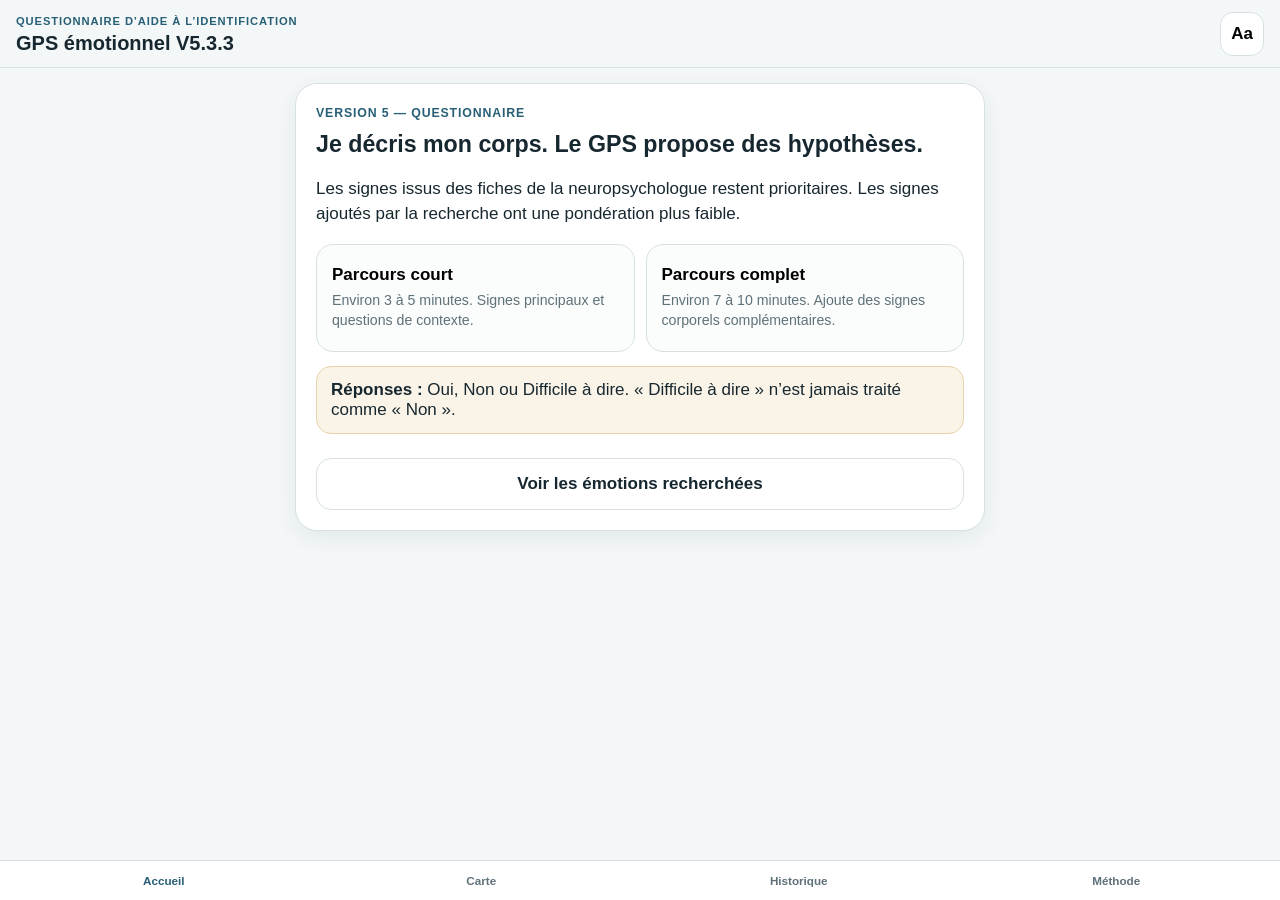
<file: index.html>
<!doctype html>
<html lang="fr">
<head>
<meta charset="utf-8">
<meta name="viewport" content="width=device-width,initial-scale=1,viewport-fit=cover">
<meta name="theme-color" content="#285f76">
<title>GPS émotionnel V5.3.3</title>
<link rel="manifest" href="manifest.webmanifest">
<link rel="stylesheet" href="styles.css">
</head>
<body>
<header class="top">
  <div><p>QUESTIONNAIRE D’AIDE À L’IDENTIFICATION</p><h1>GPS émotionnel V5.3.3</h1></div>
  <button id="settings" class="square" aria-label="Réglages">Aa</button>
</header>
<main id="app"></main>
<nav>
  <button data-view="home" class="active">Accueil</button>
  <button data-view="map">Carte</button>
  <button data-view="history">Historique</button>
  <button data-view="science">Méthode</button>
</nav>
<dialog id="settingsDialog">
  <form method="dialog">
    <div class="row"><h2>Affichage</h2><button value="cancel" class="square">×</button></div>
    <label class="field">Taille du texte
      <select id="font"><option value="normal">Normale</option><option value="large">Grande</option><option value="xlarge">Très grande</option></select>
    </label>
    <label class="check"><input id="contrast" type="checkbox"> Contraste renforcé</label>
    <label class="check"><input id="motion" type="checkbox"> Réduire les animations</label>
    <button id="saveSettings" class="primary">Enregistrer</button>
  </form>
</dialog>
<script src="app.js"></script>
</body></html>
</file>
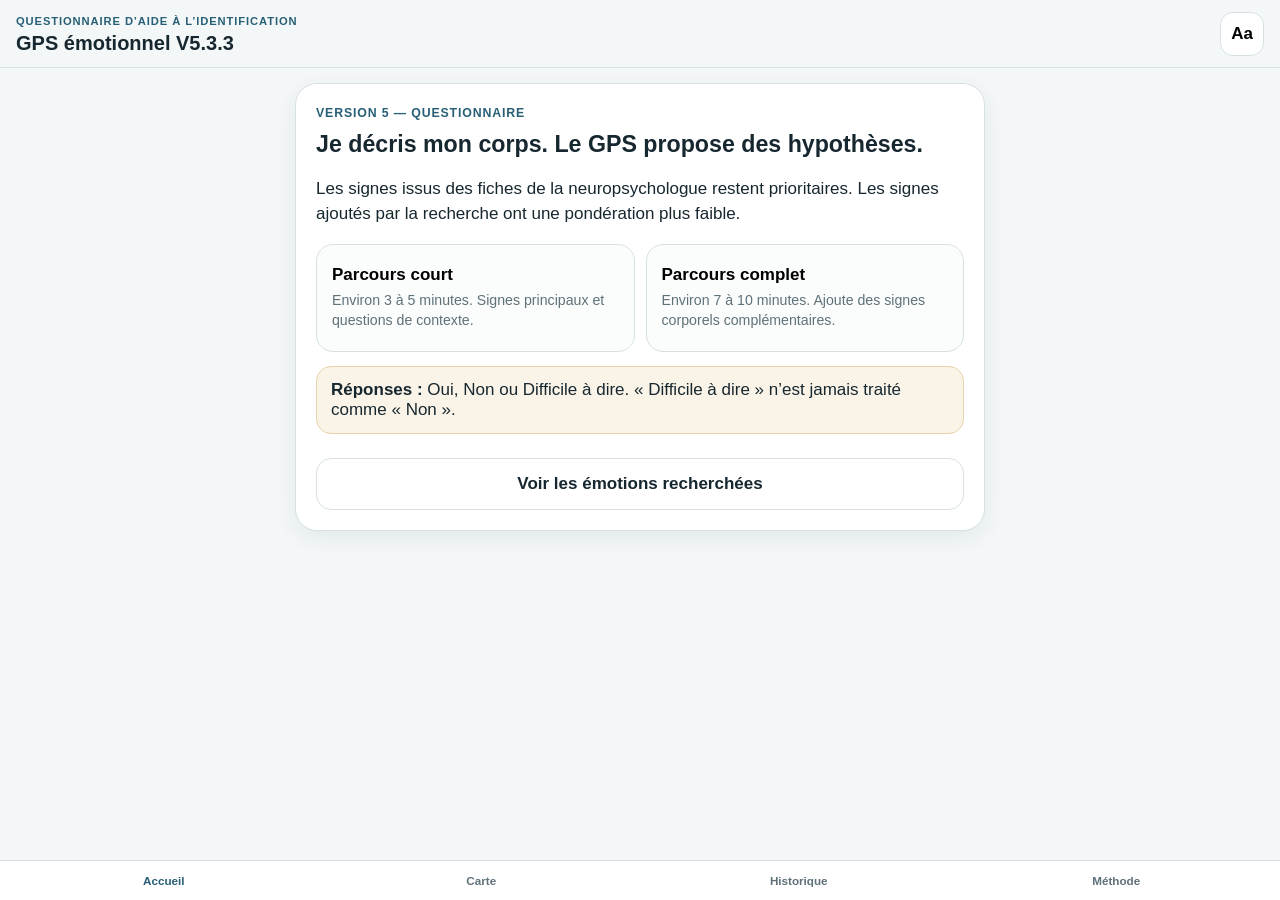
<file: gps-emotionnel-v5-3-single-file.html>
<!doctype html>
<html lang="fr">
<head>
<meta charset="utf-8">
<meta name="viewport" content="width=device-width,initial-scale=1,viewport-fit=cover">
<meta name="theme-color" content="#285f76">
<title>GPS émotionnel V5.3.3</title>
<style>:root{--bg:#f3f7f8;--card:#fff;--ink:#17272f;--muted:#5f7179;--line:#d7e1e5;--accent:#285f76;--soft:#e2eef2;--yes:#23764b;--no:#59666d;--maybe:#986514;--font:17px}
*{box-sizing:border-box}html,body{margin:0;background:var(--bg);color:var(--ink)}body{font-family:-apple-system,BlinkMacSystemFont,"Segoe UI",Roboto,Arial,sans-serif;font-size:var(--font);padding-bottom:74px}button,input,select,textarea{font:inherit}button{cursor:pointer}.top{position:sticky;top:0;z-index:10;display:flex;justify-content:space-between;align-items:center;padding:calc(12px + env(safe-area-inset-top)) 16px 11px;background:rgba(243,247,248,.96);border-bottom:1px solid var(--line);backdrop-filter:blur(10px)}.top p{margin:0;color:var(--accent);font-size:.7rem;font-weight:900;letter-spacing:.08em}.top h1{font-size:1.25rem;margin:.15rem 0 0}main{max-width:720px;margin:auto;padding:15px}.card{background:var(--card);border:1px solid var(--line);border-radius:22px;padding:20px;box-shadow:0 7px 22px rgba(20,40,50,.07)}h2{font-size:1.45rem;line-height:1.25;margin:.2rem 0 .8rem}h3{font-size:1.05rem;margin:.2rem 0 .5rem}p{line-height:1.48}.eyebrow{font-size:.77rem;font-weight:900;letter-spacing:.07em;text-transform:uppercase;color:var(--accent);margin:0 0 .5rem}.muted{color:var(--muted)}.notice{padding:13px 14px;border-radius:15px;background:#faf4e8;border:1px solid #e6d1a9;margin:14px 0}.danger{background:#f9ecea;border-color:#e6c2be}.safe{background:#edf7f1;border-color:#c3dfce}.grid{display:grid;grid-template-columns:1fr 1fr;gap:11px}.choice,.module{border:1px solid var(--line);border-radius:17px;background:#fbfcfc;padding:15px;text-align:left;min-height:108px}.choice strong,.module strong{display:block;margin-bottom:5px}.choice small,.module small{color:var(--muted);line-height:1.35}.primary,.secondary,.answer{width:100%;min-height:52px;border-radius:15px;padding:12px 15px;font-weight:800;margin-top:10px}.primary{background:var(--accent);border:1px solid var(--accent);color:#fff}.secondary{background:var(--card);border:1px solid var(--line);color:var(--ink)}.square{width:44px;height:44px;border-radius:13px;border:1px solid var(--line);background:var(--card);font-weight:900}.row{display:flex;justify-content:space-between;align-items:center;gap:12px}.progress-label{display:flex;justify-content:space-between;font-size:.82rem;color:var(--muted);margin-bottom:7px}.progress{height:10px;border-radius:999px;background:#dfe7ea;overflow:hidden;margin-bottom:14px}.progress div{height:100%;background:var(--accent);border-radius:999px}.qcard{min-height:440px;display:flex;flex-direction:column}.zone{display:inline-flex;align-self:flex-start;padding:7px 10px;border-radius:999px;background:var(--soft);color:var(--accent);font-size:.82rem;font-weight:850}.question{font-size:1.65rem;margin:20px 0 8px}.help{color:var(--muted);margin:0}.answers{display:grid;gap:10px;margin-top:auto;padding-top:22px}.answer{margin:0;text-align:left;border:1px solid var(--line)}.yes{background:#edf7f1;border-color:#bedfca;color:#164d31}.no{background:#f1f4f5;color:#39464d}.unsure{background:#fbf2e4;border-color:#e5cca4;color:#6d4708}.confirmation{padding:10px;border-radius:12px;background:var(--soft);color:var(--accent);font-weight:850;text-align:center;margin-top:12px}.tier{margin-top:10px;font-size:.75rem;color:var(--muted)}.mix{display:grid;gap:13px;margin:20px 0}.mixrow{display:grid;grid-template-columns:112px 1fr 45px;gap:9px;align-items:center}.bar{height:14px;border-radius:999px;background:#e1e8eb;overflow:hidden}.bar div{height:100%;background:var(--accent);border-radius:999px}.pct{text-align:right;font-weight:900}.evidence{padding:12px;border:1px solid var(--line);border-radius:14px;margin-top:9px;background:#fbfcfc}.evidence p{margin:.3rem 0}.tag{display:inline-block;padding:6px 8px;border-radius:999px;background:var(--soft);color:var(--accent);font-size:.78rem;font-weight:800;margin:3px}.field{display:grid;gap:7px;margin:15px 0;font-weight:800}.field input,.field textarea,.field select{width:100%;padding:12px;border:1px solid var(--line);border-radius:13px;background:var(--card);color:var(--ink)}.field textarea{min-height:90px}.map{display:grid;grid-template-columns:repeat(2,1fr);gap:10px}.map button{border:1px solid var(--line);background:var(--card);border-radius:16px;padding:14px;text-align:left}.map .icon{font-size:1.5rem;display:block}.history-item{padding:14px 0;border-top:1px solid var(--line)}.history-item:first-child{border-top:0}nav{position:fixed;bottom:0;left:0;right:0;z-index:12;display:grid;grid-template-columns:repeat(4,1fr);background:rgba(255,255,255,.97);border-top:1px solid var(--line);padding:7px 5px calc(7px + env(safe-area-inset-bottom))}nav button{border:0;background:transparent;color:var(--muted);font-size:.73rem;font-weight:800;padding:6px}nav button.active{color:var(--accent)}dialog{width:min(92vw,500px);border:0;border-radius:20px;padding:18px;background:var(--card);color:var(--ink)}dialog::backdrop{background:rgba(0,0,0,.35)}.check{display:block;padding:13px 0;border-top:1px solid var(--line)}.font-large{--font:19px}.font-xlarge{--font:22px}.high-contrast{--bg:#fff;--card:#fff;--ink:#000;--muted:#222;--line:#000;--accent:#003f59;--soft:#d7edf6}.reduce-motion *{transition:none!important;animation:none!important}@media(max-width:480px){main{padding:12px}.card{padding:17px}.grid,.map{grid-template-columns:1fr}.question{font-size:1.45rem}.mixrow{grid-template-columns:100px 1fr 42px}}.hidden{display:none!important}.map-instruction,.map-caption{text-align:center;color:var(--muted)}.map-mode-tabs{display:grid;grid-template-columns:1fr 1fr;gap:8px;margin:14px 0}.map-tab{border:1px solid var(--line);border-radius:999px;background:var(--card);padding:10px;font-weight:800}.map-tab.active{background:var(--accent);color:#fff}.body-map-layout{display:grid;grid-template-columns:minmax(220px,1fr) minmax(230px,1.1fr);gap:15px;align-items:center}.body-map-stage{background:radial-gradient(circle,var(--soft),transparent 69%);border-radius:28px}.body-map-svg{width:100%;max-height:500px}.body-outline{fill:none;stroke:var(--muted);stroke-width:4;stroke-linecap:round;opacity:.45}.svg-zone{cursor:pointer}.zone-shape{fill:var(--card);stroke:var(--line);stroke-width:2}.svg-zone:hover .zone-shape,.zone-shape.active-zone{fill:var(--soft);stroke:var(--accent);stroke-width:4}.svg-zone text{font-size:9px;font-weight:900;text-anchor:middle;fill:var(--ink);pointer-events:none}.zone-title{text-align:center;font-size:1.25rem;font-weight:900;color:var(--accent);margin-bottom:12px}.emotion-orbit{display:grid;grid-template-columns:repeat(2,1fr);gap:10px}.emotion-bubble{min-height:86px;border:2px solid var(--line);border-radius:50%;background:var(--card);display:flex;flex-direction:column;align-items:center;justify-content:center;font-weight:850}.bubble-icon{font-size:1.7rem}.compass-wrap{position:relative;width:min(100%,560px);aspect-ratio:1;margin:auto;border:2px solid var(--line);border-radius:24px;overflow:hidden}.axis{position:absolute;background:var(--muted);opacity:.45}.axis-h{left:7%;right:7%;top:50%;height:2px}.axis-v{top:7%;bottom:7%;left:50%;width:2px}.axis-label{position:absolute;font-size:.66rem;font-weight:900;color:var(--muted)}.axis-label.top{top:2%;left:50%;transform:translateX(-50%)}.axis-label.bottom{bottom:2%;left:50%;transform:translateX(-50%)}.axis-label.left{left:0;top:50%;transform:translateY(-50%) rotate(-90deg)}.axis-label.right{right:0;top:50%;transform:translateY(-50%) rotate(90deg)}.compass-emotion{position:absolute;transform:translate(-50%,-50%);width:70px;height:70px;border:2px solid var(--line);border-radius:50%;background:var(--card);display:flex;flex-direction:column;align-items:center;justify-content:center}.compass-emotion span{font-size:1.3rem}.compass-emotion small{font-size:.65rem}.emotion-hero{display:flex;align-items:center;gap:14px;background:var(--soft);border-radius:18px;padding:14px;margin:12px 0}.emotion-hero>span{font-size:2.6rem}.visual-sequence{display:grid;grid-template-columns:1fr auto 1fr auto 1fr;gap:7px;align-items:stretch}.sequence-step{border:1px solid var(--line);border-radius:16px;padding:11px;text-align:center;display:flex;flex-direction:column;gap:5px}.sequence-step strong{color:var(--accent);font-size:.75rem}.visual-sequence>b{display:grid;place-items:center;color:var(--accent)}.mini-body-and-needs{display:grid;grid-template-columns:170px 1fr;gap:15px;align-items:center;margin:15px 0}.need-tiles{display:grid;gap:8px}.need-tile{border:1px solid var(--line);border-radius:14px;padding:10px}.symptom-pictos{display:grid;grid-template-columns:repeat(2,1fr);gap:9px}.symptom-card{border:1px solid var(--line);border-radius:15px;padding:10px;display:flex;align-items:center;gap:9px}.symptom-card>span{width:32px;height:32px;border-radius:50%;background:var(--soft);color:var(--accent);display:grid;place-items:center;font-weight:900;flex:0 0 auto}@media(max-width:560px){.body-map-layout{grid-template-columns:1fr}.emotion-orbit{grid-template-columns:repeat(3,1fr)}.emotion-bubble{min-height:75px;font-size:.72rem}.compass-emotion{width:58px;height:58px}.visual-sequence{grid-template-columns:1fr}.visual-sequence>b{transform:rotate(90deg)}.mini-body-and-needs{grid-template-columns:105px 1fr}.symptom-pictos{grid-template-columns:1fr}}
/* V5.2 — corps humain réaliste et boussole sans chevauchement */
.realistic-map-card{overflow:hidden}
.real-map-layout{display:grid;grid-template-columns:minmax(260px,1.15fr) minmax(230px,.85fr);gap:18px;align-items:center}
.body-view-switch{display:flex;justify-content:center;gap:8px;margin:8px 0 12px}
.body-view-switch button{border:1px solid var(--line);border-radius:999px;padding:8px 18px;background:var(--card);font-weight:800}
.body-view-switch button.active{background:var(--accent);color:#fff;border-color:var(--accent)}
.anatomy-stage{display:grid;place-items:center}
.real-body-frame{position:relative;width:100%;max-width:390px;aspect-ratio:.58;overflow:hidden;border-radius:28px;background:linear-gradient(180deg,#eef3f5,#dfe8eb);border:1px solid var(--line)}
.real-body-image{position:absolute;height:100%;width:auto;max-width:none;top:0;filter:saturate(.72) contrast(.97)}
.real-body-frame.front .real-body-image{left:0;transform:translateX(-1%) scale(1.03);transform-origin:left center}
.real-body-frame.back .real-body-image{right:0;transform:translateX(1%) scale(1.03);transform-origin:right center}
.body-crop{position:absolute;inset:0;pointer-events:none;background:linear-gradient(90deg,rgba(243,247,248,.96) 0 4%,transparent 12% 88%,rgba(243,247,248,.96) 96% 100%)}
.anatomy-overlay{position:absolute;inset:0}
.anatomy-zone{position:absolute;transform:translate(-50%,-50%);border:2px solid rgba(40,95,118,.55);background:rgba(40,95,118,.13);border-radius:45%;color:transparent;min-width:20px;min-height:20px}
.anatomy-zone:hover,.anatomy-zone:focus,.anatomy-zone.selected{background:rgba(40,95,118,.36);border-color:var(--accent);box-shadow:0 0 0 3px rgba(255,255,255,.75)}
.anatomy-zone span{position:absolute;left:50%;top:50%;transform:translate(-50%,-50%);font-size:.62rem;color:var(--ink);font-weight:900;background:rgba(255,255,255,.84);padding:2px 4px;border-radius:5px;white-space:nowrap;opacity:0}
.anatomy-zone.selected span,.anatomy-zone:focus span{opacity:1}
.view-caption{position:absolute;bottom:9px;left:50%;transform:translateX(-50%);background:rgba(255,255,255,.88);border:1px solid var(--line);border-radius:999px;padding:5px 10px;font-size:.68rem;font-weight:900;color:var(--accent)}
.image-credit{font-size:.76rem;color:var(--muted);margin-top:12px}.image-credit summary{cursor:pointer;text-align:center}.image-credit p{line-height:1.35}

/* Boussole à quatre secteurs : emplacements fixes */
.compass-v52{position:relative;display:grid;grid-template-columns:1fr 1fr;grid-template-rows:1fr 1fr;gap:12px;width:min(100%,650px);margin:0 auto;padding:42px;border-radius:28px;background:var(--soft);border:1px solid var(--line)}
.compass-sector{position:relative;min-height:230px;border:2px solid var(--line);border-radius:22px;padding:42px 12px 12px;background:var(--card);transition:opacity .18s}
.compass-sector h3{position:absolute;top:9px;left:12px;margin:0;font-size:.8rem;color:var(--accent);line-height:1.05}.compass-sector h3 small{font-weight:600;color:var(--muted)}
.sector-grid{display:grid;grid-template-columns:1fr 1fr;gap:8px;height:100%;align-content:center}.sector-grid.one{grid-template-columns:1fr;place-items:center}
.compass-emotion{position:static!important;transform:none!important;width:auto!important;height:auto!important;min-height:74px;border:2px solid var(--line);border-radius:16px;background:#fbfcfc;display:flex;flex-direction:column;align-items:center;justify-content:center;padding:7px;color:var(--ink)}
.compass-emotion:hover,.compass-emotion:focus{border-color:var(--accent);background:var(--soft)}
.compass-symbol{font-size:1.45rem}.compass-emotion strong{font-size:.76rem;text-align:center}
.compass-center{position:absolute;left:50%;top:50%;transform:translate(-50%,-50%);width:92px;height:92px;border-radius:50%;display:grid;place-items:center;text-align:center;background:var(--accent);color:#fff;border:6px solid var(--soft);font-size:.7rem;font-weight:900;z-index:4}
.compass-axis{position:absolute;display:flex;justify-content:space-between;color:var(--muted);font-size:.65rem;font-weight:900;pointer-events:none}
.compass-axis.vertical{top:8px;bottom:8px;left:50%;flex-direction:column;align-items:center;transform:translateX(-50%)}
.compass-axis.horizontal{left:8px;right:8px;top:50%;transform:translateY(-50%)}
.compass-controls{display:grid;grid-template-columns:repeat(2,1fr);gap:8px;margin:14px auto 0;max-width:650px}
.compass-filter{border:1px solid var(--line);border-radius:13px;background:var(--card);padding:10px;font-weight:750}.compass-filter.reset{grid-column:1/-1}
.compass-sector.dimmed{opacity:.18}
.mini-real-body-and-needs{display:grid;grid-template-columns:190px 1fr;gap:16px;align-items:center;margin:16px 0}
.mini-real-body .real-body-frame{max-height:330px}.mini-real-body .anatomy-zone span,.mini-real-body .view-caption{display:none}
@media(max-width:620px){
 .real-map-layout{grid-template-columns:1fr}.real-body-frame{max-width:350px}
 .compass-v52{padding:32px 7px;gap:7px}.compass-sector{min-height:215px;padding:38px 6px 8px}.sector-grid{gap:5px}
 .compass-emotion{min-height:70px;padding:4px}.compass-emotion strong{font-size:.66rem}.compass-center{width:72px;height:72px;font-size:.58rem;border-width:4px}
 .compass-axis{font-size:.55rem}.mini-real-body-and-needs{grid-template-columns:120px 1fr}
}
@media(max-width:390px){
 .compass-v52{padding-left:3px;padding-right:3px}.compass-sector{min-height:205px}
 .compass-emotion strong{font-size:.6rem}.compass-symbol{font-size:1.2rem}
}

/* V5.3 — silhouette frontale unique et boussole circulaire */
.real-map-layout{display:grid;grid-template-columns:minmax(260px,1.1fr) minmax(230px,.9fr);gap:18px;align-items:center}
.body-v53-frame{position:relative;width:100%;max-width:410px;aspect-ratio:.56;overflow:hidden;border-radius:28px;background:linear-gradient(180deg,#eef3f5,#dce6ea);border:1px solid var(--line)}
.body-v53-image{position:absolute;inset:0;width:100%;height:100%;object-fit:cover;object-position:center top;filter:saturate(.75) contrast(.96)}
.body-v53-overlay{position:absolute;inset:0}
.anatomy-zone{position:absolute;transform:translate(-50%,-50%);border:2px solid rgba(40,95,118,.55);background:rgba(40,95,118,.14);border-radius:45%;color:transparent;min-width:20px;min-height:20px}
.anatomy-zone:hover,.anatomy-zone:focus,.anatomy-zone.selected{background:rgba(40,95,118,.34);border-color:var(--accent);box-shadow:0 0 0 3px rgba(255,255,255,.74)}
.anatomy-zone span{position:absolute;left:50%;top:50%;transform:translate(-50%,-50%);font-size:.62rem;color:var(--ink);font-weight:900;background:rgba(255,255,255,.86);padding:2px 4px;border-radius:5px;white-space:nowrap;opacity:0}
.anatomy-zone.selected span,.anatomy-zone:focus span{opacity:1}

/* Cadran émotionnel circulaire */
.compass-v53{position:relative;width:min(100%,650px);aspect-ratio:1;margin:8px auto 16px;border-radius:50%;background:
 linear-gradient(rgba(243,247,248,.24),rgba(243,247,248,.24)),
 var(--compass-bg) center/cover no-repeat;
 border:3px solid var(--accent);box-shadow:inset 0 0 0 12px rgba(255,255,255,.65);overflow:hidden}
.compass-v53::before{content:"";position:absolute;inset:8%;border-radius:50%;background:conic-gradient(from -90deg,rgba(167,50,50,.45) 0 32%,rgba(221,159,25,.42) 32% 48%,rgba(231,211,60,.38) 48% 62%,rgba(75,126,158,.40) 62% 100%);border:2px solid rgba(255,255,255,.75)}
.compass-v53::after{content:"";position:absolute;inset:31%;border-radius:50%;background:rgba(243,247,248,.88);border:5px solid var(--accent);z-index:1}
.compass-rings{position:absolute;inset:0;z-index:2;pointer-events:none}
.ring-label{position:absolute;padding:5px 9px;border-radius:999px;background:rgba(255,255,255,.88);font-size:.68rem;font-weight:900;color:var(--accent);border:1px solid rgba(40,95,118,.25)}
.ring-label.high{top:3%;left:50%;transform:translateX(-50%)}.ring-label.low{bottom:3%;left:50%;transform:translateX(-50%)}.ring-label.unpleasant{left:1%;top:50%;transform:translateY(-50%) rotate(-90deg)}.ring-label.pleasant{right:1%;top:50%;transform:translateY(-50%) rotate(90deg)}
.compass-center{position:absolute;left:50%;top:50%;transform:translate(-50%,-50%);width:22%;aspect-ratio:1;border-radius:50%;display:grid;place-items:center;text-align:center;background:var(--accent);color:#fff;font-size:.72rem;font-weight:900;z-index:5;border:5px solid rgba(255,255,255,.9)}
.compass-needle{position:absolute;left:50%;top:50%;width:4px;height:23%;background:var(--accent);transform:translate(-50%,-100%);transform-origin:50% 100%;z-index:4;border-radius:999px}
.compass-needle span{position:absolute;top:-10px;left:50%;transform:translateX(-50%);width:0;height:0;border-left:9px solid transparent;border-right:9px solid transparent;border-bottom:18px solid var(--accent)}
.compass-emotion{position:absolute!important;left:50%!important;top:50%!important;transform:translate(-50%,-50%) rotate(var(--angle)) translateY(-205%) rotate(calc(-1 * var(--angle)))!important;width:16%!important;aspect-ratio:1!important;height:auto!important;min-height:0!important;border:2px solid rgba(40,95,118,.28)!important;border-radius:50%!important;background:rgba(255,255,255,.92)!important;display:flex!important;flex-direction:column!important;align-items:center!important;justify-content:center!important;padding:4px!important;z-index:4;transition:opacity .2s,transform .2s,box-shadow .2s}
.compass-emotion .compass-symbol{font-size:1.25rem;line-height:1}.compass-emotion strong{font-size:.62rem;line-height:1.05;text-align:center;margin-top:2px}
.compass-emotion:hover,.compass-emotion:focus,.compass-emotion.focused{border-color:var(--accent)!important;box-shadow:0 0 0 4px rgba(255,255,255,.8)}
.compass-emotion.focused{transform:translate(-50%,-50%) rotate(var(--angle)) translateY(-218%) rotate(calc(-1 * var(--angle))) scale(1.08)!important}
.compass-emotion.dimmed{opacity:.16}
.compass-controls{display:grid;grid-template-columns:repeat(2,1fr);gap:8px;max-width:650px;margin:0 auto}.compass-filter{border:1px solid var(--line);border-radius:999px;background:var(--card);padding:10px;font-weight:800}.compass-filter.reset{grid-column:1/-1}
.mini-real-body-and-needs{display:grid;grid-template-columns:180px 1fr;gap:16px;align-items:center;margin:16px 0}.mini-real-body .body-v53-frame{max-height:340px}.mini-real-body .anatomy-zone span{display:none}
@media(max-width:620px){
 .real-map-layout{grid-template-columns:1fr}.body-v53-frame{max-width:360px}
 .compass-emotion{width:18%!important}.compass-emotion strong{font-size:.56rem}.compass-center{font-size:.58rem}.ring-label{font-size:.55rem}
 .mini-real-body-and-needs{grid-template-columns:115px 1fr}
}
@media(max-width:390px){
 .compass-emotion{width:19%!important}.compass-emotion strong{font-size:.5rem}.compass-emotion .compass-symbol{font-size:1.05rem}
}
</style>
</head>
<body>
<header class="top">
  <div><p>QUESTIONNAIRE D’AIDE À L’IDENTIFICATION</p><h1>GPS émotionnel V5.3.3</h1></div>
  <button id="settings" class="square" aria-label="Réglages">Aa</button>
</header>
<main id="app"></main>
<nav>
  <button data-view="home" class="active">Accueil</button>
  <button data-view="map">Carte</button>
  <button data-view="history">Historique</button>
  <button data-view="science">Méthode</button>
</nav>
<dialog id="settingsDialog">
  <form method="dialog">
    <div class="row"><h2>Affichage</h2><button value="cancel" class="square">×</button></div>
    <label class="field">Taille du texte
      <select id="font"><option value="normal">Normale</option><option value="large">Grande</option><option value="xlarge">Très grande</option></select>
    </label>
    <label class="check"><input id="contrast" type="checkbox"> Contraste renforcé</label>
    <label class="check"><input id="motion" type="checkbox"> Réduire les animations</label>
    <button id="saveSettings" class="primary">Enregistrer</button>
  </form>
</dialog>
<script>'use strict';
const STATES={"joy": {"name": "Joie", "kind": "Émotion probable", "icon": "☀", "function": "Signale une situation favorable et peut favoriser l’approche, l’exploration ou le partage.", "needs": ["continuer", "profiter", "partager"]}, "anger": {"name": "Colère", "kind": "Émotion probable", "icon": "⚡", "function": "Mobilise l’énergie face à un obstacle, une injustice ou une limite dépassée.", "needs": ["limite", "espace", "justice", "action claire"]}, "fear": {"name": "Peur", "kind": "Émotion probable", "icon": "△", "function": "Prépare à se protéger rapidement face à un danger présent.", "needs": ["sécurité", "distance", "aide immédiate"]}, "anxiety": {"name": "Anxiété", "kind": "Émotion probable", "icon": "≈", "function": "Maintient la vigilance face à une menace possible ou anticipée.", "needs": ["prévisibilité", "information", "plan", "réassurance"]}, "disgust": {"name": "Dégoût", "kind": "Émotion probable", "icon": "⊘", "function": "Protège d’un contact, d’une odeur, d’un goût ou d’une situation perçue comme nocive.", "needs": ["éloignement", "arrêt", "protection"]}, "sadness": {"name": "Tristesse", "kind": "Émotion probable", "icon": "☂", "function": "Favorise le ralentissement, la récupération et la recherche de soutien.", "needs": ["repos", "soutien", "temps", "réconfort"]}, "shame": {"name": "Honte", "kind": "Émotion probable", "icon": "○", "function": "Peut apparaître lors d’une exposition sociale difficile et favoriser le retrait ou la réparation.", "needs": ["respect", "sécurité relationnelle", "réparation"]}, "calm": {"name": "Apaisement", "kind": "État de régulation probable", "icon": "≈", "function": "Correspond à une baisse de l’activation et à une restauration des ressources.", "needs": ["maintenir le calme", "repos", "sécurité"]}, "sensory": {"name": "Surcharge sensorielle", "kind": "État non émotionnel possible", "icon": "✦", "function": "Indique surtout que les stimulations dépassent les capacités disponibles du moment.", "needs": ["silence", "obscurité", "distance", "réduction des stimulations"]}, "fatigue": {"name": "Fatigue / vide", "kind": "État non émotionnel possible", "icon": "◐", "function": "Décrit principalement un manque de ressources, un ralentissement ou un épuisement.", "needs": ["pause", "repos", "sommeil", "réduction de la demande"]}};
const ALL_QUESTIONS=[{"id": "medical", "stage": "Sécurité", "q": "Ai-je maintenant un malaise, une forte douleur dans la poitrine ou beaucoup de mal à respirer ?", "help": "Si oui, le questionnaire s’arrête. Ces signes doivent être évalués médicalement.", "safety": true, "mode": "short"}, {"id": "sound", "stage": "Sens", "q": "Les sons me gênent-ils plus que d’habitude ?", "tier": "core", "mode": "short", "w": {"sensory": 5}}, {"id": "light", "stage": "Sens", "q": "La lumière me gêne-t-elle maintenant ?", "tier": "core", "mode": "short", "w": {"sensory": 5}}, {"id": "touch", "stage": "Sens", "q": "Un vêtement, un contact ou une texture est-il difficile à supporter ?", "tier": "core", "mode": "full", "w": {"sensory": 5, "disgust": 1}}, {"id": "silence", "stage": "Sens", "q": "Ai-je besoin de silence maintenant ?", "tier": "core", "mode": "short", "w": {"sensory": 6}}, {"id": "dark", "stage": "Sens", "q": "Ai-je besoin de moins de lumière maintenant ?", "tier": "core", "mode": "full", "w": {"sensory": 5}}, {"id": "sudden_fatigue", "stage": "Énergie", "q": "Suis-je soudain très fatigué ?", "tier": "core", "mode": "short", "w": {"fatigue": 6, "sadness": 1}}, {"id": "heavy_body", "stage": "Corps entier", "q": "Mon corps me paraît-il lourd ?", "tier": "core", "mode": "short", "w": {"fatigue": 5, "sadness": 4}}, {"id": "low_limbs", "stage": "Bras et jambes", "q": "Mes bras ou mes jambes manquent-ils d’énergie ?", "tier": "core", "mode": "full", "w": {"fatigue": 4, "sadness": 4}}, {"id": "still_body", "stage": "Corps entier", "q": "Ai-je du mal à mettre mon corps en mouvement ?", "tier": "core", "mode": "full", "w": {"fatigue": 4, "sadness": 2}}, {"id": "empty", "stage": "Corps entier", "q": "Est-ce que je ressens une sensation de vide ?", "tier": "core", "mode": "short", "w": {"fatigue": 6, "sadness": 2}}, {"id": "easy_breath", "stage": "Respiration", "q": "Est-ce que je respire facilement ?", "tier": "core", "mode": "short", "w": {"calm": 5, "joy": 2}}, {"id": "wide_breath", "stage": "Respiration", "q": "Ma respiration est-elle ample et régulière ?", "tier": "core", "mode": "full", "w": {"calm": 5, "joy": 2}}, {"id": "soft_warmth", "stage": "Corps entier", "q": "Est-ce que je sens une chaleur douce dans mon corps ?", "tier": "core", "mode": "short", "w": {"calm": 6, "joy": 2}}, {"id": "relaxed_muscles", "stage": "Muscles", "q": "Mes muscles sont-ils relâchés ?", "tier": "research", "mode": "full", "w": {"calm": 3}}, {"id": "pleasant_energy", "stage": "Bras et jambes", "q": "Ai-je une énergie agréable dans les bras ou les jambes ?", "tier": "core", "mode": "short", "w": {"joy": 6}}, {"id": "upper_warmth", "stage": "Poitrine et tête", "q": "Est-ce que je sens une chaleur agréable dans la poitrine ou la tête ?", "tier": "core", "mode": "full", "w": {"joy": 5, "calm": 2}}, {"id": "spont_smile", "stage": "Visage", "q": "Est-ce que les coins de ma bouche remontent sans que je le décide ?", "tier": "research", "mode": "full", "w": {"joy": 2}}, {"id": "jaw", "stage": "Visage", "q": "Ma mâchoire est-elle serrée ?", "tier": "core", "mode": "short", "w": {"anger": 6}}, {"id": "fists", "stage": "Mains", "q": "Mes mains sont-elles fermées ou très serrées ?", "tier": "core", "mode": "full", "w": {"anger": 6}}, {"id": "arm_tension", "stage": "Bras", "q": "Mes bras sont-ils tendus ?", "tier": "core", "mode": "full", "w": {"anger": 5}}, {"id": "head_tension", "stage": "Tête", "q": "Est-ce que je sens une forte tension dans la tête ?", "tier": "core", "mode": "full", "w": {"anger": 4}}, {"id": "body_heat", "stage": "Corps entier", "q": "Est-ce que j’ai chaud alors que la pièce n’est pas plus chaude ?", "tier": "core", "mode": "short", "w": {"anger": 4, "shame": 1}}, {"id": "heart_fast_activation", "stage": "Poitrine", "q": "Mon cœur bat-il plus vite que d’habitude ?", "tier": "research", "mode": "short", "w": {"anger": 2, "fear": 3, "anxiety": 3, "shame": 1}}, {"id": "fast_breath", "stage": "Respiration", "q": "Est-ce que je respire plus vite que d’habitude ?", "tier": "research", "mode": "full", "w": {"anger": 2, "fear": 3, "anxiety": 3}}, {"id": "tight_chest", "stage": "Poitrine", "q": "Ma poitrine est-elle serrée ?", "tier": "core", "mode": "short", "w": {"fear": 5, "anxiety": 4}}, {"id": "short_breath", "stage": "Respiration", "q": "Mon souffle est-il court ?", "tier": "core", "mode": "short", "w": {"fear": 6, "anxiety": 4}}, {"id": "weak_legs", "stage": "Jambes", "q": "Mes jambes semblent-elles faibles ou prêtes à lâcher ?", "tier": "core", "mode": "short", "w": {"fear": 7}}, {"id": "tremble", "stage": "Corps ou mains", "q": "Est-ce que mes mains ou mon corps tremblent ?", "tier": "research", "mode": "full", "w": {"fear": 4, "anxiety": 3}}, {"id": "cold_sweat", "stage": "Peau", "q": "Est-ce que je transpire ou que j’ai des frissons sans raison évidente ?", "tier": "research", "mode": "full", "w": {"fear": 3, "anxiety": 3}}, {"id": "belly_knot", "stage": "Ventre", "q": "Est-ce que je sens un nœud dans le ventre ?", "tier": "core", "mode": "short", "w": {"anxiety": 6}}, {"id": "chest_pressure", "stage": "Poitrine", "q": "Est-ce que je sens une pression dans la poitrine ?", "tier": "core", "mode": "full", "w": {"anxiety": 5, "fear": 3}}, {"id": "dry_mouth", "stage": "Bouche", "q": "Ma bouche est-elle plus sèche que d’habitude ?", "tier": "research", "mode": "full", "w": {"anxiety": 2, "fear": 1}}, {"id": "nausea", "stage": "Ventre", "q": "Ai-je la nausée ou l’estomac retourné ?", "tier": "research", "mode": "full", "w": {"disgust": 4, "anxiety": 3, "fear": 1}}, {"id": "general_tension", "stage": "Muscles", "q": "Plusieurs muscles de mon corps sont-ils tendus en même temps ?", "tier": "research", "mode": "full", "w": {"anxiety": 3, "anger": 2}}, {"id": "throat_reaction", "stage": "Gorge", "q": "Est-ce que ma gorge se serre ou réagit fortement ?", "tier": "core", "mode": "full", "w": {"disgust": 5, "fear": 1}}, {"id": "stomach_reaction", "stage": "Estomac", "q": "Est-ce que mon estomac réagit fortement ?", "tier": "core", "mode": "short", "w": {"disgust": 6, "anxiety": 2}}, {"id": "recoil", "stage": "Mouvement", "q": "Est-ce que mon corps recule tout seul ?", "tier": "core", "mode": "full", "w": {"disgust": 6, "shame": 1}}, {"id": "bad_taste_saliva", "stage": "Bouche", "q": "Ai-je un goût désagréable ou plus de salive dans la bouche ?", "tier": "research", "mode": "full", "w": {"disgust": 3}}, {"id": "throat_knot", "stage": "Gorge", "q": "Ma gorge est-elle nouée ?", "tier": "core", "mode": "short", "w": {"sadness": 6, "fear": 1}}, {"id": "eyes_wet", "stage": "Yeux", "q": "Mes yeux sont-ils humides ou ai-je envie de pleurer ?", "tier": "research", "mode": "full", "w": {"sadness": 4}}, {"id": "slow_movement", "stage": "Mouvement", "q": "Est-ce que mes mouvements sont plus lents que d’habitude ?", "tier": "research", "mode": "full", "w": {"sadness": 3, "fatigue": 3}}, {"id": "chest_ache", "stage": "Poitrine", "q": "Est-ce que je sens une douleur diffuse ou un poids dans la poitrine ?", "tier": "research", "mode": "full", "w": {"sadness": 3, "anxiety": 2}}, {"id": "face_hot", "stage": "Visage", "q": "Mon visage est-il chaud ?", "tier": "core", "mode": "short", "w": {"shame": 6, "anger": 1}}, {"id": "face_red", "stage": "Visage", "q": "Mon visage est-il plus rouge que d’habitude ?", "tier": "core", "mode": "full", "w": {"shame": 5, "anger": 1}}, {"id": "body_shrink", "stage": "Corps entier", "q": "Est-ce que mon corps se replie ou prend moins de place ?", "tier": "core", "mode": "full", "w": {"shame": 6, "sadness": 1}}, {"id": "stomach_shame", "stage": "Ventre", "q": "Est-ce que mon ventre devient inconfortable quand je pense au regard des autres ?", "tier": "research", "mode": "full", "w": {"shame": 3, "anxiety": 2}}, {"id": "danger_now", "stage": "Situation", "q": "Un danger est-il présent ici, maintenant ?", "tier": "context", "mode": "short", "w": {"fear": 8}}, {"id": "future_threat", "stage": "Situation", "q": "Est-ce que je pense à un problème qui pourrait arriver plus tard ?", "tier": "context", "mode": "short", "w": {"anxiety": 8}}, {"id": "obstacle_limit", "stage": "Situation", "q": "Quelqu’un ou quelque chose bloque-t-il ce que je veux faire, ou dépasse-t-il une limite ?", "tier": "context", "mode": "short", "w": {"anger": 8}}, {"id": "loss", "stage": "Situation", "q": "Est-ce que je viens de perdre quelque chose d’important, ou d’être déçu ?", "tier": "context", "mode": "full", "w": {"sadness": 8}}, {"id": "social_exposure", "stage": "Situation", "q": "Est-ce que je pense avoir fait une erreur devant quelqu’un ?", "tier": "context", "mode": "short", "w": {"shame": 8}}, {"id": "noxious", "stage": "Situation", "q": "Est-ce que quelque chose me paraît sale, mauvais, contaminé ou impossible à avaler ?", "tier": "context", "mode": "full", "w": {"disgust": 8}}, {"id": "favorable", "stage": "Situation", "q": "Est-ce que quelque chose d’agréable ou d’attendu vient de se produire ?", "tier": "context", "mode": "full", "w": {"joy": 8}}];
const SHORT_IDS=new Set(["belly_knot", "body_heat", "danger_now", "easy_breath", "empty", "face_hot", "future_threat", "heart_fast_activation", "heavy_body", "jaw", "light", "medical", "obstacle_limit", "pleasant_energy", "short_breath", "silence", "social_exposure", "soft_warmth", "sound", "stomach_reaction", "sudden_fatigue", "throat_knot", "tight_chest", "weak_legs"]);
const HISTORY_KEY='gps-emotionnel-v5-history',SETTINGS_KEY='gps-emotionnel-v5-settings';
const MAP_VISUAL={"joy": {"icon": "☀", "v": 0.78, "a": 0.72, "zones": ["chest", "head", "arms", "legs"], "action": "continuer ou partager"}, "anger": {"icon": "⚡", "v": -0.72, "a": 0.88, "zones": ["face", "chest", "arms", "head"], "action": "poser une limite"}, "fear": {"icon": "△", "v": -0.82, "a": 0.92, "zones": ["chest", "breath", "legs"], "action": "chercher la sécurité"}, "anxiety": {"icon": "≈", "v": -0.67, "a": 0.72, "zones": ["chest", "belly", "breath"], "action": "rendre la suite prévisible"}, "disgust": {"icon": "⊘", "v": -0.78, "a": 0.46, "zones": ["throat", "belly", "mouth"], "action": "s’éloigner"}, "sadness": {"icon": "☂", "v": -0.72, "a": -0.62, "zones": ["throat", "chest", "body", "arms", "legs", "eyes"], "action": "ralentir ou demander du soutien"}, "shame": {"icon": "○", "v": -0.68, "a": 0.22, "zones": ["face", "belly", "body"], "action": "se protéger ou réparer"}, "calm": {"icon": "≈", "v": 0.72, "a": -0.62, "zones": ["breath", "body"], "action": "maintenir les conditions"}, "sensory": {"icon": "✦", "v": -0.58, "a": 0.82, "zones": ["senses", "head", "body"], "action": "réduire les stimulations"}, "fatigue": {"icon": "◐", "v": -0.22, "a": -0.88, "zones": ["body", "arms", "legs", "head"], "action": "faire une pause"}};
const BODY_FRONT_IMAGE="assets/body-front-neutral.png";
const COMPASS_BG_IMAGE="assets/compass-background.png";
const app=document.getElementById('app');
const S={view:'home',mode:'short',questions:[],i:0,answers:{},unknown:0,result:null,stopped:false,mapKey:null};
const esc=s=>String(s??'').replace(/[&<>'"]/g,c=>({'&':'&amp;','<':'&lt;','>':'&gt;',"'":'&#39;','"':'&quot;'}[c]));
const history=()=>{try{return JSON.parse(localStorage.getItem(HISTORY_KEY)||'[]')}catch{return[]}};
function setView(v){S.view=v;document.querySelectorAll('nav button').forEach(b=>b.classList.toggle('active',b.dataset.view===v));render()}
function render(){({home,question,result,map,history:historyView,science,mapDetail}[S.view]||home)()}
function home(){
 app.innerHTML=`<section class="card"><p class="eyebrow">VERSION 5 — QUESTIONNAIRE</p><h2>Je décris mon corps. Le GPS propose des hypothèses.</h2>
 <p>Les signes issus des fiches de la neuropsychologue restent prioritaires. Les signes ajoutés par la recherche ont une pondération plus faible.</p>
 <div class="grid">
  <button class="choice" data-mode="short"><strong>Parcours court</strong><small>Environ 3 à 5 minutes. Signes principaux et questions de contexte.</small></button>
  <button class="choice" data-mode="full"><strong>Parcours complet</strong><small>Environ 7 à 10 minutes. Ajoute des signes corporels complémentaires.</small></button>
 </div>
 <div class="notice"><strong>Réponses :</strong> Oui, Non ou Difficile à dire. « Difficile à dire » n’est jamais traité comme « Non ».</div>
 <button class="secondary" onclick="setView('map')">Voir les émotions recherchées</button></section>`;
 document.querySelectorAll('[data-mode]').forEach(b=>b.onclick=()=>start(b.dataset.mode));
}
function start(mode){
 S.mode=mode;S.questions=ALL_QUESTIONS.filter(q=>q.safety || mode==='full' || SHORT_IDS.has(q.id));
 S.i=0;S.answers={};S.unknown=0;S.result=null;S.stopped=false;S.view='question';render();
}
function question(){
 const q=S.questions[S.i],p=Math.round(100*S.i/S.questions.length);
 app.innerHTML=`<div class="progress-label"><span>Question ${S.i+1} sur ${S.questions.length}</span><span>${p} %</span></div>
 <div class="progress"><div style="width:${p}%"></div></div>
 <section class="card qcard"><span class="zone">${esc(q.stage)}</span><h2 class="question">${esc(q.q)}</h2>
 <p class="help">${esc(q.help||'Répondez seulement pour ce qui est présent maintenant.')}</p>
 <div class="answers"><button class="answer yes" data-a="yes">Oui</button><button class="answer no" data-a="no">Non</button><button class="answer unsure" data-a="unsure">Difficile à dire</button></div>
 <div id="confirmation"></div>
 ${q.tier?`<div class="tier">${q.tier==='core'?'Repère prioritaire des fiches initiales':q.tier==='research'?'Repère complémentaire de la littérature':'Question de contexte'}</div>`:''}</section>`;
 document.querySelectorAll('[data-a]').forEach(b=>b.onclick=()=>answer(b.dataset.a));
}
function answer(a){
 const q=S.questions[S.i];S.answers[q.id]=a;if(a==='unsure')S.unknown++;
 if(q.safety && a==='yes'){S.stopped=true;return safetyStop()}
 document.querySelectorAll('[data-a]').forEach(b=>b.disabled=true);
 document.getElementById('confirmation').innerHTML='<div class="confirmation">✓ Réponse notée</div>';
 setTimeout(()=>{S.i++;if(S.i>=S.questions.length){S.result=calculate();S.view='result'}render()},260);
}
function safetyStop(){
 app.innerHTML=`<section class="card"><p class="eyebrow">PRIORITÉ À LA SÉCURITÉ</p><h2>J’arrête le questionnaire.</h2>
 <div class="notice danger">Un malaise, une forte douleur thoracique ou une difficulté respiratoire importante ne doivent pas être classés automatiquement comme une émotion.</div>
 <p>Demandez une aide médicale adaptée à la situation. En cas d’urgence en France, appelez le 15 ou le 112.</p>
 <button class="secondary" onclick="setView('home')">Retour à l’accueil</button></section>`;
}
function calculate(){
 const support={},possible={},yesCues={};
 Object.keys(STATES).forEach(k=>{support[k]=0;possible[k]=0;yesCues[k]=[]});
 S.questions.forEach(q=>{
   if(!q.w)return;const a=S.answers[q.id];
   Object.entries(q.w).forEach(([k,w])=>{
     if(a!=='unsure')possible[k]+=w;
     if(a==='yes'){support[k]+=w;yesCues[k].push(q.q)}
   });
 });
 let ratios=Object.keys(STATES).map(k=>({key:k,ratio:possible[k]?support[k]/possible[k]:0,raw:support[k],cues:yesCues[k]})).sort((a,b)=>b.ratio-a.ratio);
 const sum=ratios.reduce((s,x)=>s+x.ratio,0);
 let exact=ratios.map(x=>({...x,pct:sum?100*x.ratio/sum:0}));
 let flo=exact.map(x=>({...x,pct:Math.floor(x.pct)})),rem=100-flo.reduce((s,x)=>s+x.pct,0);
 exact.map((x,i)=>({i,f:x.pct-Math.floor(x.pct)})).sort((a,b)=>b.f-a.f).slice(0,rem).forEach(x=>flo[x.i].pct++);
 const answered=S.questions.length-S.unknown,conf=answered?Math.round(100*answered/S.questions.length):0;
 return{mix:flo,confidence:conf};
}
function result(){
 const v=S.result.mix.filter(x=>x.pct>0).slice(0,6),m=v[0];
 app.innerHTML=`<section class="card"><p class="eyebrow">PANORAMA DU MOMENT</p><h2>${m?esc(STATES[m.key].name):'État non déterminé'}</h2>
 <p>Questions avec réponse claire : <strong>${S.result.confidence} %</strong></p>
 <div class="mix">${v.map(x=>`<div class="mixrow"><strong>${esc(STATES[x.key].name)}</strong><div class="bar"><div style="width:${x.pct}%"></div></div><span class="pct">${x.pct}%</span></div>`).join('')}</div>
 <div class="notice">Les pourcentages sont des compatibilités relatives entre vos réponses et les hypothèses. Ils ne mesurent pas la quantité biologique d’une émotion.</div>
 ${m?`<div class="evidence"><h3>${STATES[m.key].icon} ${esc(STATES[m.key].name)}</h3><p>${esc(STATES[m.key].function)}</p><div>${STATES[m.key].needs.map(n=>`<span class="tag">${esc(n)}</span>`).join('')}</div>
 <h3>Indices que vous avez confirmés</h3>${m.cues.length?m.cues.slice(0,6).map(c=>`<p>✓ ${esc(c)}</p>`).join(''):'<p>Aucun indice net.</p>'}</div>`:''}
 <label class="field">Intensité globale<input id="intensity" type="range" min="0" max="10" value="5"></label>
 <label class="field">Situation<input id="context" type="text" placeholder="Ex. après une réunion"></label>
 <label class="field">Note ou besoin<textarea id="note" placeholder="Facultatif"></textarea></label>
 <button id="save" class="primary">Enregistrer</button><button class="secondary" onclick="start('${S.mode}')">Recommencer</button></section>`;
 document.getElementById('save').onclick=save;
}
function save(){
 const h=history();h.unshift({date:new Date().toISOString(),mode:S.mode,intensity:+document.getElementById('intensity').value,context:document.getElementById('context').value.trim(),note:document.getElementById('note').value.trim(),unknown:S.unknown,mix:S.result.mix.map(x=>({key:x.key,pct:x.pct})),answers:S.answers});
 localStorage.setItem(HISTORY_KEY,JSON.stringify(h.slice(0,250)));alert('Panorama enregistré sur cet appareil.');setView('history');
}
function zoneLabel(z){
 return ({head:"Tête",face:"Visage",throat:"Gorge",chest:"Poitrine",belly:"Ventre / estomac",arms:"Bras et mains",legs:"Jambes",senses:"Sens / environnement",breath:"Respiration",body:"Corps entier",mouth:"Bouche",eyes:"Yeux"})[z]||"Zone";
}
function emotionsForZone(z){
 return Object.entries(MAP_VISUAL).filter(([k,v])=>v.zones.includes(z)).map(([k])=>k);
}
function anatomyFigure(selected="chest"){
 const zones=[
   ["head",50,8,18,10],["face",50,13,16,8],["throat",50,20,12,7],
   ["chest",50,33,35,20],["belly",50,50,31,18],["arms",25,42,20,42],
   ["arms",75,42,20,42],["legs",39,77,19,40],["legs",61,77,19,40],
   ["breath",87,18,16,12],["senses",13,18,16,12]
 ];
 return `<div class="body-v53-frame">
   <img class="body-v53-image" src="${BODY_FRONT_IMAGE}" alt="Représentation réaliste, frontale et non genrée du corps humain">
   <div class="body-v53-overlay">
    ${zones.map(([z,x,y,w,h])=>`<button class="anatomy-zone ${selected===z?'selected':''}" data-zone="${z}" style="left:${x}%;top:${y}%;width:${w}%;height:${h}%;" aria-label="${zoneLabel(z)}"><span>${zoneLabel(z)}</span></button>`).join("")}
   </div>
 </div>`;
}
function map(){
 S.mapZone=S.mapZone||"chest";
 const keys=emotionsForZone(S.mapZone);
 app.innerHTML=`<section class="card realistic-map-card">
   <p class="eyebrow">CARTOGRAPHIE CORPORELLE V5.3</p>
   <h2>Je touche l’endroit où je ressens quelque chose</h2>
   <p class="map-instruction">Une seule silhouette, de face. Les zones colorées sont tactiles.</p>

   <div class="map-mode-tabs" role="tablist">
     <button class="map-tab active" data-mode="body">Corps humain</button>
     <button class="map-tab" data-mode="compass">Boussole émotionnelle</button>
   </div>

   <div id="bodyPanel">
     <div class="real-map-layout">
       <div class="anatomy-stage">${anatomyFigure(S.mapZone)}</div>
       <div class="zone-result">
         <div class="zone-title">${zoneLabel(S.mapZone)}</div>
         <div class="emotion-orbit">
           ${keys.map(k=>`<button class="emotion-bubble" data-k="${k}">
             <span class="bubble-icon">${MAP_VISUAL[k].icon}</span>
             <span>${esc(STATES[k].name)}</span>
           </button>`).join("")}
         </div>
         <p class="map-caption">Une zone peut correspondre à plusieurs émotions ou états.</p>
       </div>
     </div>
   </div>

   <div id="compassPanel" class="hidden">
     ${emotionCompass()}
   </div>
 </section>`;
 document.querySelectorAll(".anatomy-zone").forEach(b=>b.addEventListener("click",()=>{S.mapZone=b.dataset.zone;map()}));
 document.querySelectorAll(".emotion-bubble,.compass-emotion").forEach(b=>b.addEventListener("click",()=>{S.mapKey=b.dataset.k;setView("mapDetail")}));
 document.querySelectorAll(".map-tab").forEach(b=>b.addEventListener("click",()=>switchMapMode(b.dataset.mode)));
 document.querySelectorAll(".compass-filter").forEach(b=>b.addEventListener("click",()=>applyCompassFilter(b.dataset.filter)));
}
function switchMapMode(mode){
 document.querySelectorAll(".map-tab").forEach(b=>b.classList.toggle("active",b.dataset.mode===mode));
 document.getElementById("bodyPanel").classList.toggle("hidden",mode!=="body");
 document.getElementById("compassPanel").classList.toggle("hidden",mode!=="compass");
}
function emotionCompass(){
 const ring=[
  ["fear",-82],["anger",-50],["anxiety",-18],["sensory",18],["joy",54],
  ["calm",96],["sadness",138],["fatigue",174],["disgust",216],["shame",252]
 ];
 return `<div class="compass-v53" style="--compass-bg:url('${COMPASS_BG_IMAGE}')">
   <div class="compass-rings" aria-hidden="true">
     <div class="ring-label high">ÉNERGIE FORTE</div>
     <div class="ring-label low">ÉNERGIE FAIBLE</div>
     <div class="ring-label unpleasant">DÉSAGRÉABLE</div>
     <div class="ring-label pleasant">AGRÉABLE</div>
   </div>
   <div class="compass-needle" aria-hidden="true"><span></span></div>
   <div class="compass-center">ÉTAT<br>DU MOMENT</div>
   ${ring.map(([k,deg],i)=>`<button class="compass-emotion" data-k="${k}" data-filterkey="${filterKey(k)}" style="--angle:${deg}deg">
     <span class="compass-symbol">${MAP_VISUAL[k].icon}</span>
     <strong>${esc(STATES[k].name)}</strong>
   </button>`).join("")}
 </div>
 <div class="compass-controls">
   <button class="compass-filter" data-filter="high">Énergie forte</button>
   <button class="compass-filter" data-filter="low">Énergie faible</button>
   <button class="compass-filter" data-filter="unpleasant">Désagréable</button>
   <button class="compass-filter" data-filter="pleasant">Agréable</button>
   <button class="compass-filter reset" data-filter="all">Tout afficher</button>
 </div>
 <p class="map-caption">Chaque émotion a une place fixe sur le cadran. Les libellés ne se chevauchent pas.</p>`;
}
function filterKey(k){
 if(["fear","anger","anxiety","sensory"].includes(k))return "high unpleasant";
 if(k==="joy")return "high pleasant";
 if(["sadness","fatigue","disgust","shame"].includes(k))return "low unpleasant";
 return "low pleasant";
}
function applyCompassFilter(filter){
 document.querySelectorAll(".compass-emotion").forEach(b=>{
   const keys=b.dataset.filterkey.split(" ");
   b.classList.toggle("dimmed",filter!=="all"&&!keys.includes(filter));
   b.classList.toggle("focused",filter!=="all"&&keys.includes(filter));
 });
 document.querySelector(".compass-v53")?.setAttribute("data-focus",filter);
}
function symbolForStage(s){
 return ({Visage:"◉",Tête:"◉",Poitrine:"♡",Respiration:"↕",Ventre:"●",Estomac:"●",Gorge:"│",Mains:"✋",Bras:"╱",Jambes:"∧",Muscles:"⌁",Yeux:"◌",Peau:"≈",Bouche:"◡",Sens:"✦",Situation:"□","Corps entier":"◎","Bras et jambes":"↔",Mouvement:"→",Énergie:"⚡"})[s]||"•";
}
function shortenQuestion(q){
 return q.replace(/^Est-ce que /,"").replace(/^Ai-je /,"").replace(/^Mon /,"").replace(/^Ma /,"").replace(/^Mes /,"").replace(/\?$/,"");
}
function mapDetail(){
 const k=S.mapKey,s=STATES[k],v=MAP_VISUAL[k];
 const zones=v.zones.filter(z=>["head","face","throat","chest","belly","arms","legs","senses","breath"].includes(z));
 app.innerHTML=`<section class="card map-detail-visual">
   <button class="secondary" onclick="setView('map')">← Retour</button>
   <div class="emotion-hero"><span>${v.icon}</span><div><p class="eyebrow">${esc(s.kind)}</p><h2>${esc(s.name)}</h2></div></div>
   <div class="visual-sequence">
     <div class="sequence-step"><span>◉</span><strong>CORPS</strong><small>${zones.map(zoneLabel).join(" · ")}</small></div>
     <b>→</b>
     <div class="sequence-step"><span>◇</span><strong>FONCTION</strong><small>${esc(s.function)}</small></div>
     <b>→</b>
     <div class="sequence-step"><span>✓</span><strong>ACTION</strong><small>${esc(v.action)}</small></div>
   </div>
   <div class="mini-real-body-and-needs">
     <div class="mini-real-body">${anatomyFigure(zones[0]||"chest")}</div>
     <div class="need-tiles"><h3>Besoins possibles</h3>${s.needs.map(n=>`<div class="need-tile">◇ ${esc(n)}</div>`).join("")}</div>
   </div>
   <h3>Signes recherchés</h3>
   <div class="symptom-pictos">${ALL_QUESTIONS.filter(q=>q.w&&q.w[k]).sort((a,b)=>b.w[k]-a.w[k]).slice(0,8).map(q=>`<div class="symptom-card"><span>${symbolForStage(q.stage)}</span><small>${esc(shortenQuestion(q.q))}</small></div>`).join("")}</div>
 </section>`;
 document.querySelectorAll(".mini-real-body .anatomy-zone").forEach(b=>b.disabled=true);
}
function historyView(){
 const h=history();app.innerHTML=`<section class="card"><p class="eyebrow">HISTORIQUE LOCAL</p><h2>Panoramas enregistrés</h2>${h.length?h.map(x=>`<article class="history-item"><div class="row"><strong>${new Date(x.date).toLocaleString('fr-FR')}</strong><span>${x.intensity}/10</span></div><p>${x.mix.filter(y=>y.pct>0).slice(0,4).map(y=>`${STATES[y.key]?.name} ${y.pct}%`).join(' · ')}</p>${x.context?`<small>${esc(x.context)}</small>`:''}</article>`).join(''):'<p>Aucun panorama enregistré.</p>'}</section>`;
}
function science(){
 app.innerHTML=`<section class="card"><p class="eyebrow">MÉTHODE ET LIMITES</p><h2>Ce que fait réellement la V5</h2>
 <div class="evidence"><h3>1. Priorité aux documents initiaux</h3><p>Les manifestations explicitement présentes dans les fiches de la neuropsychologue reçoivent les poids les plus élevés.</p></div>
 <div class="evidence"><h3>2. Compléments prudents</h3><p>Fréquence cardiaque, tremblements, transpiration, bouche sèche, nausée, larmes et ralentissement sont ajoutés comme indices complémentaires. Ils sont moins pondérés car ils se chevauchent fortement entre émotions.</p></div>
 <div class="evidence"><h3>3. Absence de signal ≠ absence d’émotion</h3><p>Une réponse « Non » ne retire pas de points. Une réponse « Difficile à dire » est traitée comme une donnée manquante et réduit la confiance.</p></div>
 <div class="evidence"><h3>4. Personnalisation nécessaire</h3><p>Les cartes corporelles sont des tendances de groupe. L’historique doit progressivement aider à reconnaître le profil propre de l’utilisateur.</p></div>
 <div class="notice">La V5 est un outil d’auto-observation. Elle n’est ni un test diagnostique, ni un dispositif médical validé.</div></section>`;
}
document.querySelectorAll('nav button').forEach(b=>b.onclick=()=>setView(b.dataset.view));
const dlg=document.getElementById('settingsDialog');
document.getElementById('settings').onclick=()=>{loadSettings();dlg.showModal()};
document.getElementById('saveSettings').onclick=()=>{const o={font:font.value,contrast:contrast.checked,motion:motion.checked};localStorage.setItem(SETTINGS_KEY,JSON.stringify(o));apply(o);dlg.close()};
function loadSettings(){let o={};try{o=JSON.parse(localStorage.getItem(SETTINGS_KEY)||'{}')}catch{};font.value=o.font||'normal';contrast.checked=!!o.contrast;motion.checked=!!o.motion;apply(o)}
function apply(o){document.body.classList.toggle('font-large',o.font==='large');document.body.classList.toggle('font-xlarge',o.font==='xlarge');document.body.classList.toggle('high-contrast',!!o.contrast);document.body.classList.toggle('reduce-motion',!!o.motion)}

loadSettings();render();
</script>
</body></html>
</file>
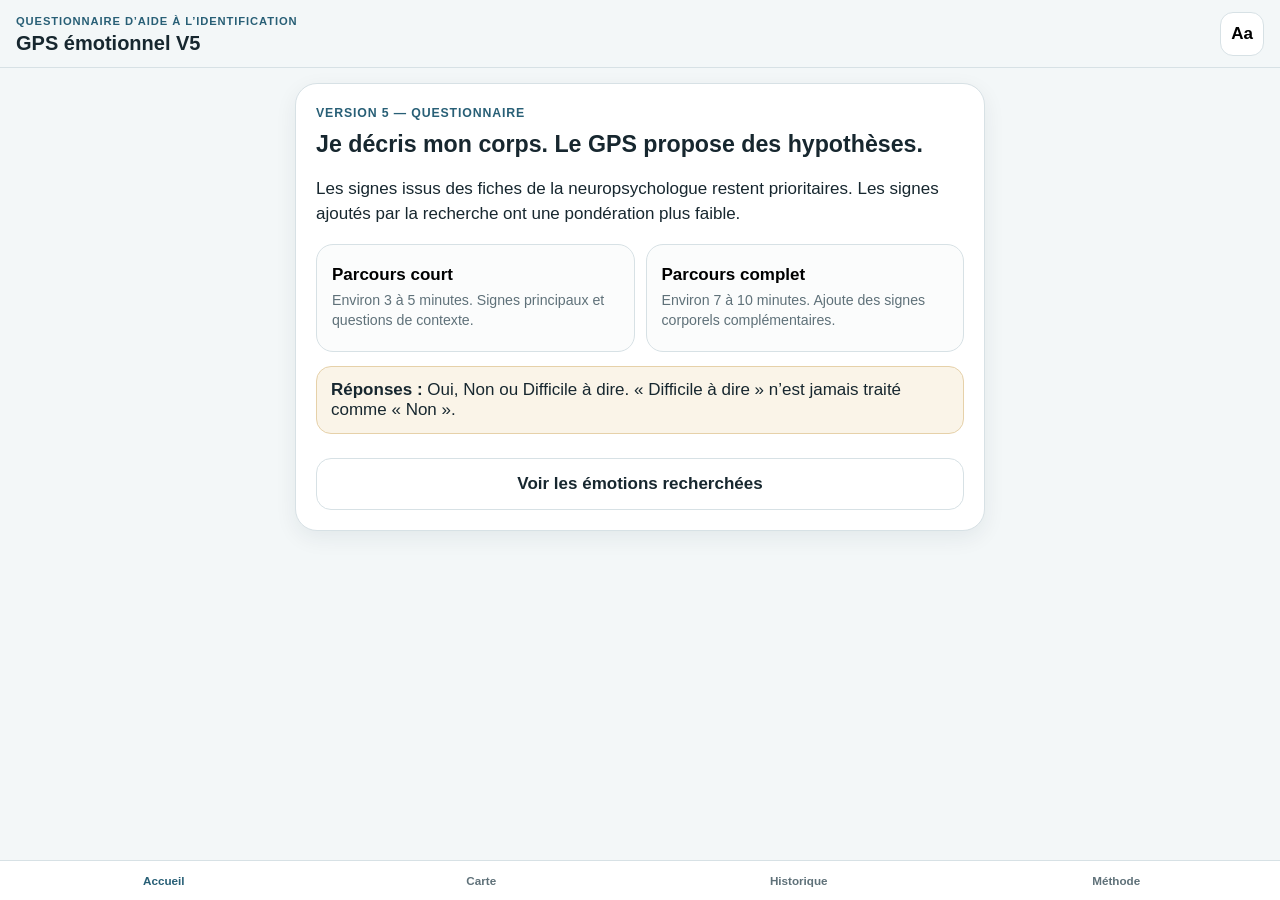
<file: gps-emotionnel-v5-single-file.html>
<!doctype html>
<html lang="fr">
<head>
<meta charset="utf-8">
<meta name="viewport" content="width=device-width,initial-scale=1,viewport-fit=cover">
<meta name="theme-color" content="#285f76">
<title>GPS émotionnel V5</title>
<style>:root{--bg:#f3f7f8;--card:#fff;--ink:#17272f;--muted:#5f7179;--line:#d7e1e5;--accent:#285f76;--soft:#e2eef2;--yes:#23764b;--no:#59666d;--maybe:#986514;--font:17px}
*{box-sizing:border-box}html,body{margin:0;background:var(--bg);color:var(--ink)}body{font-family:-apple-system,BlinkMacSystemFont,"Segoe UI",Roboto,Arial,sans-serif;font-size:var(--font);padding-bottom:74px}button,input,select,textarea{font:inherit}button{cursor:pointer}.top{position:sticky;top:0;z-index:10;display:flex;justify-content:space-between;align-items:center;padding:calc(12px + env(safe-area-inset-top)) 16px 11px;background:rgba(243,247,248,.96);border-bottom:1px solid var(--line);backdrop-filter:blur(10px)}.top p{margin:0;color:var(--accent);font-size:.7rem;font-weight:900;letter-spacing:.08em}.top h1{font-size:1.25rem;margin:.15rem 0 0}main{max-width:720px;margin:auto;padding:15px}.card{background:var(--card);border:1px solid var(--line);border-radius:22px;padding:20px;box-shadow:0 7px 22px rgba(20,40,50,.07)}h2{font-size:1.45rem;line-height:1.25;margin:.2rem 0 .8rem}h3{font-size:1.05rem;margin:.2rem 0 .5rem}p{line-height:1.48}.eyebrow{font-size:.77rem;font-weight:900;letter-spacing:.07em;text-transform:uppercase;color:var(--accent);margin:0 0 .5rem}.muted{color:var(--muted)}.notice{padding:13px 14px;border-radius:15px;background:#faf4e8;border:1px solid #e6d1a9;margin:14px 0}.danger{background:#f9ecea;border-color:#e6c2be}.safe{background:#edf7f1;border-color:#c3dfce}.grid{display:grid;grid-template-columns:1fr 1fr;gap:11px}.choice,.module{border:1px solid var(--line);border-radius:17px;background:#fbfcfc;padding:15px;text-align:left;min-height:108px}.choice strong,.module strong{display:block;margin-bottom:5px}.choice small,.module small{color:var(--muted);line-height:1.35}.primary,.secondary,.answer{width:100%;min-height:52px;border-radius:15px;padding:12px 15px;font-weight:800;margin-top:10px}.primary{background:var(--accent);border:1px solid var(--accent);color:#fff}.secondary{background:var(--card);border:1px solid var(--line);color:var(--ink)}.square{width:44px;height:44px;border-radius:13px;border:1px solid var(--line);background:var(--card);font-weight:900}.row{display:flex;justify-content:space-between;align-items:center;gap:12px}.progress-label{display:flex;justify-content:space-between;font-size:.82rem;color:var(--muted);margin-bottom:7px}.progress{height:10px;border-radius:999px;background:#dfe7ea;overflow:hidden;margin-bottom:14px}.progress div{height:100%;background:var(--accent);border-radius:999px}.qcard{min-height:440px;display:flex;flex-direction:column}.zone{display:inline-flex;align-self:flex-start;padding:7px 10px;border-radius:999px;background:var(--soft);color:var(--accent);font-size:.82rem;font-weight:850}.question{font-size:1.65rem;margin:20px 0 8px}.help{color:var(--muted);margin:0}.answers{display:grid;gap:10px;margin-top:auto;padding-top:22px}.answer{margin:0;text-align:left;border:1px solid var(--line)}.yes{background:#edf7f1;border-color:#bedfca;color:#164d31}.no{background:#f1f4f5;color:#39464d}.unsure{background:#fbf2e4;border-color:#e5cca4;color:#6d4708}.confirmation{padding:10px;border-radius:12px;background:var(--soft);color:var(--accent);font-weight:850;text-align:center;margin-top:12px}.tier{margin-top:10px;font-size:.75rem;color:var(--muted)}.mix{display:grid;gap:13px;margin:20px 0}.mixrow{display:grid;grid-template-columns:112px 1fr 45px;gap:9px;align-items:center}.bar{height:14px;border-radius:999px;background:#e1e8eb;overflow:hidden}.bar div{height:100%;background:var(--accent);border-radius:999px}.pct{text-align:right;font-weight:900}.evidence{padding:12px;border:1px solid var(--line);border-radius:14px;margin-top:9px;background:#fbfcfc}.evidence p{margin:.3rem 0}.tag{display:inline-block;padding:6px 8px;border-radius:999px;background:var(--soft);color:var(--accent);font-size:.78rem;font-weight:800;margin:3px}.field{display:grid;gap:7px;margin:15px 0;font-weight:800}.field input,.field textarea,.field select{width:100%;padding:12px;border:1px solid var(--line);border-radius:13px;background:var(--card);color:var(--ink)}.field textarea{min-height:90px}.map{display:grid;grid-template-columns:repeat(2,1fr);gap:10px}.map button{border:1px solid var(--line);background:var(--card);border-radius:16px;padding:14px;text-align:left}.map .icon{font-size:1.5rem;display:block}.history-item{padding:14px 0;border-top:1px solid var(--line)}.history-item:first-child{border-top:0}nav{position:fixed;bottom:0;left:0;right:0;z-index:12;display:grid;grid-template-columns:repeat(4,1fr);background:rgba(255,255,255,.97);border-top:1px solid var(--line);padding:7px 5px calc(7px + env(safe-area-inset-bottom))}nav button{border:0;background:transparent;color:var(--muted);font-size:.73rem;font-weight:800;padding:6px}nav button.active{color:var(--accent)}dialog{width:min(92vw,500px);border:0;border-radius:20px;padding:18px;background:var(--card);color:var(--ink)}dialog::backdrop{background:rgba(0,0,0,.35)}.check{display:block;padding:13px 0;border-top:1px solid var(--line)}.font-large{--font:19px}.font-xlarge{--font:22px}.high-contrast{--bg:#fff;--card:#fff;--ink:#000;--muted:#222;--line:#000;--accent:#003f59;--soft:#d7edf6}.reduce-motion *{transition:none!important;animation:none!important}@media(max-width:480px){main{padding:12px}.card{padding:17px}.grid,.map{grid-template-columns:1fr}.question{font-size:1.45rem}.mixrow{grid-template-columns:100px 1fr 42px}}</style>
</head>
<body>
<header class="top">
  <div><p>QUESTIONNAIRE D’AIDE À L’IDENTIFICATION</p><h1>GPS émotionnel V5</h1></div>
  <button id="settings" class="square" aria-label="Réglages">Aa</button>
</header>
<main id="app"></main>
<nav>
  <button data-view="home" class="active">Accueil</button>
  <button data-view="map">Carte</button>
  <button data-view="history">Historique</button>
  <button data-view="science">Méthode</button>
</nav>
<dialog id="settingsDialog">
  <form method="dialog">
    <div class="row"><h2>Affichage</h2><button value="cancel" class="square">×</button></div>
    <label class="field">Taille du texte
      <select id="font"><option value="normal">Normale</option><option value="large">Grande</option><option value="xlarge">Très grande</option></select>
    </label>
    <label class="check"><input id="contrast" type="checkbox"> Contraste renforcé</label>
    <label class="check"><input id="motion" type="checkbox"> Réduire les animations</label>
    <button id="saveSettings" class="primary">Enregistrer</button>
  </form>
</dialog>
<script>'use strict';
const STATES={"joy": {"name": "Joie", "kind": "Émotion probable", "icon": "☀", "function": "Signale une situation favorable et peut favoriser l’approche, l’exploration ou le partage.", "needs": ["continuer", "profiter", "partager"]}, "anger": {"name": "Colère", "kind": "Émotion probable", "icon": "⚡", "function": "Mobilise l’énergie face à un obstacle, une injustice ou une limite dépassée.", "needs": ["limite", "espace", "justice", "action claire"]}, "fear": {"name": "Peur", "kind": "Émotion probable", "icon": "△", "function": "Prépare à se protéger rapidement face à un danger présent.", "needs": ["sécurité", "distance", "aide immédiate"]}, "anxiety": {"name": "Anxiété", "kind": "Émotion probable", "icon": "≈", "function": "Maintient la vigilance face à une menace possible ou anticipée.", "needs": ["prévisibilité", "information", "plan", "réassurance"]}, "disgust": {"name": "Dégoût", "kind": "Émotion probable", "icon": "⊘", "function": "Protège d’un contact, d’une odeur, d’un goût ou d’une situation perçue comme nocive.", "needs": ["éloignement", "arrêt", "protection"]}, "sadness": {"name": "Tristesse", "kind": "Émotion probable", "icon": "☂", "function": "Favorise le ralentissement, la récupération et la recherche de soutien.", "needs": ["repos", "soutien", "temps", "réconfort"]}, "shame": {"name": "Honte", "kind": "Émotion probable", "icon": "○", "function": "Peut apparaître lors d’une exposition sociale difficile et favoriser le retrait ou la réparation.", "needs": ["respect", "sécurité relationnelle", "réparation"]}, "calm": {"name": "Apaisement", "kind": "État de régulation probable", "icon": "≈", "function": "Correspond à une baisse de l’activation et à une restauration des ressources.", "needs": ["maintenir le calme", "repos", "sécurité"]}, "sensory": {"name": "Surcharge sensorielle", "kind": "État non émotionnel possible", "icon": "✦", "function": "Indique surtout que les stimulations dépassent les capacités disponibles du moment.", "needs": ["silence", "obscurité", "distance", "réduction des stimulations"]}, "fatigue": {"name": "Fatigue / vide", "kind": "État non émotionnel possible", "icon": "◐", "function": "Décrit principalement un manque de ressources, un ralentissement ou un épuisement.", "needs": ["pause", "repos", "sommeil", "réduction de la demande"]}};
const ALL_QUESTIONS=[{"id": "medical", "stage": "Sécurité", "q": "Ai-je maintenant un malaise, une forte douleur dans la poitrine ou beaucoup de mal à respirer ?", "help": "Si oui, le questionnaire s’arrête. Ces signes doivent être évalués médicalement.", "safety": true, "mode": "short"}, {"id": "sound", "stage": "Sens", "q": "Les sons me gênent-ils plus que d’habitude ?", "tier": "core", "mode": "short", "w": {"sensory": 5}}, {"id": "light", "stage": "Sens", "q": "La lumière me gêne-t-elle maintenant ?", "tier": "core", "mode": "short", "w": {"sensory": 5}}, {"id": "touch", "stage": "Sens", "q": "Un vêtement, un contact ou une texture est-il difficile à supporter ?", "tier": "core", "mode": "full", "w": {"sensory": 5, "disgust": 1}}, {"id": "silence", "stage": "Sens", "q": "Ai-je besoin de silence maintenant ?", "tier": "core", "mode": "short", "w": {"sensory": 6}}, {"id": "dark", "stage": "Sens", "q": "Ai-je besoin de moins de lumière maintenant ?", "tier": "core", "mode": "full", "w": {"sensory": 5}}, {"id": "sudden_fatigue", "stage": "Énergie", "q": "Suis-je soudain très fatigué ?", "tier": "core", "mode": "short", "w": {"fatigue": 6, "sadness": 1}}, {"id": "heavy_body", "stage": "Corps entier", "q": "Mon corps me paraît-il lourd ?", "tier": "core", "mode": "short", "w": {"fatigue": 5, "sadness": 4}}, {"id": "low_limbs", "stage": "Bras et jambes", "q": "Mes bras ou mes jambes manquent-ils d’énergie ?", "tier": "core", "mode": "full", "w": {"fatigue": 4, "sadness": 4}}, {"id": "still_body", "stage": "Corps entier", "q": "Ai-je du mal à mettre mon corps en mouvement ?", "tier": "core", "mode": "full", "w": {"fatigue": 4, "sadness": 2}}, {"id": "empty", "stage": "Corps entier", "q": "Est-ce que je ressens une sensation de vide ?", "tier": "core", "mode": "short", "w": {"fatigue": 6, "sadness": 2}}, {"id": "easy_breath", "stage": "Respiration", "q": "Est-ce que je respire facilement ?", "tier": "core", "mode": "short", "w": {"calm": 5, "joy": 2}}, {"id": "wide_breath", "stage": "Respiration", "q": "Ma respiration est-elle ample et régulière ?", "tier": "core", "mode": "full", "w": {"calm": 5, "joy": 2}}, {"id": "soft_warmth", "stage": "Corps entier", "q": "Est-ce que je sens une chaleur douce dans mon corps ?", "tier": "core", "mode": "short", "w": {"calm": 6, "joy": 2}}, {"id": "relaxed_muscles", "stage": "Muscles", "q": "Mes muscles sont-ils relâchés ?", "tier": "research", "mode": "full", "w": {"calm": 3}}, {"id": "pleasant_energy", "stage": "Bras et jambes", "q": "Ai-je une énergie agréable dans les bras ou les jambes ?", "tier": "core", "mode": "short", "w": {"joy": 6}}, {"id": "upper_warmth", "stage": "Poitrine et tête", "q": "Est-ce que je sens une chaleur agréable dans la poitrine ou la tête ?", "tier": "core", "mode": "full", "w": {"joy": 5, "calm": 2}}, {"id": "spont_smile", "stage": "Visage", "q": "Est-ce que les coins de ma bouche remontent sans que je le décide ?", "tier": "research", "mode": "full", "w": {"joy": 2}}, {"id": "jaw", "stage": "Visage", "q": "Ma mâchoire est-elle serrée ?", "tier": "core", "mode": "short", "w": {"anger": 6}}, {"id": "fists", "stage": "Mains", "q": "Mes mains sont-elles fermées ou très serrées ?", "tier": "core", "mode": "full", "w": {"anger": 6}}, {"id": "arm_tension", "stage": "Bras", "q": "Mes bras sont-ils tendus ?", "tier": "core", "mode": "full", "w": {"anger": 5}}, {"id": "head_tension", "stage": "Tête", "q": "Est-ce que je sens une forte tension dans la tête ?", "tier": "core", "mode": "full", "w": {"anger": 4}}, {"id": "body_heat", "stage": "Corps entier", "q": "Est-ce que j’ai chaud alors que la pièce n’est pas plus chaude ?", "tier": "core", "mode": "short", "w": {"anger": 4, "shame": 1}}, {"id": "heart_fast_activation", "stage": "Poitrine", "q": "Mon cœur bat-il plus vite que d’habitude ?", "tier": "research", "mode": "short", "w": {"anger": 2, "fear": 3, "anxiety": 3, "shame": 1}}, {"id": "fast_breath", "stage": "Respiration", "q": "Est-ce que je respire plus vite que d’habitude ?", "tier": "research", "mode": "full", "w": {"anger": 2, "fear": 3, "anxiety": 3}}, {"id": "tight_chest", "stage": "Poitrine", "q": "Ma poitrine est-elle serrée ?", "tier": "core", "mode": "short", "w": {"fear": 5, "anxiety": 4}}, {"id": "short_breath", "stage": "Respiration", "q": "Mon souffle est-il court ?", "tier": "core", "mode": "short", "w": {"fear": 6, "anxiety": 4}}, {"id": "weak_legs", "stage": "Jambes", "q": "Mes jambes semblent-elles faibles ou prêtes à lâcher ?", "tier": "core", "mode": "short", "w": {"fear": 7}}, {"id": "tremble", "stage": "Corps ou mains", "q": "Est-ce que mes mains ou mon corps tremblent ?", "tier": "research", "mode": "full", "w": {"fear": 4, "anxiety": 3}}, {"id": "cold_sweat", "stage": "Peau", "q": "Est-ce que je transpire ou que j’ai des frissons sans raison évidente ?", "tier": "research", "mode": "full", "w": {"fear": 3, "anxiety": 3}}, {"id": "belly_knot", "stage": "Ventre", "q": "Est-ce que je sens un nœud dans le ventre ?", "tier": "core", "mode": "short", "w": {"anxiety": 6}}, {"id": "chest_pressure", "stage": "Poitrine", "q": "Est-ce que je sens une pression dans la poitrine ?", "tier": "core", "mode": "full", "w": {"anxiety": 5, "fear": 3}}, {"id": "dry_mouth", "stage": "Bouche", "q": "Ma bouche est-elle plus sèche que d’habitude ?", "tier": "research", "mode": "full", "w": {"anxiety": 2, "fear": 1}}, {"id": "nausea", "stage": "Ventre", "q": "Ai-je la nausée ou l’estomac retourné ?", "tier": "research", "mode": "full", "w": {"disgust": 4, "anxiety": 3, "fear": 1}}, {"id": "general_tension", "stage": "Muscles", "q": "Plusieurs muscles de mon corps sont-ils tendus en même temps ?", "tier": "research", "mode": "full", "w": {"anxiety": 3, "anger": 2}}, {"id": "throat_reaction", "stage": "Gorge", "q": "Est-ce que ma gorge se serre ou réagit fortement ?", "tier": "core", "mode": "full", "w": {"disgust": 5, "fear": 1}}, {"id": "stomach_reaction", "stage": "Estomac", "q": "Est-ce que mon estomac réagit fortement ?", "tier": "core", "mode": "short", "w": {"disgust": 6, "anxiety": 2}}, {"id": "recoil", "stage": "Mouvement", "q": "Est-ce que mon corps recule tout seul ?", "tier": "core", "mode": "full", "w": {"disgust": 6, "shame": 1}}, {"id": "bad_taste_saliva", "stage": "Bouche", "q": "Ai-je un goût désagréable ou plus de salive dans la bouche ?", "tier": "research", "mode": "full", "w": {"disgust": 3}}, {"id": "throat_knot", "stage": "Gorge", "q": "Ma gorge est-elle nouée ?", "tier": "core", "mode": "short", "w": {"sadness": 6, "fear": 1}}, {"id": "eyes_wet", "stage": "Yeux", "q": "Mes yeux sont-ils humides ou ai-je envie de pleurer ?", "tier": "research", "mode": "full", "w": {"sadness": 4}}, {"id": "slow_movement", "stage": "Mouvement", "q": "Est-ce que mes mouvements sont plus lents que d’habitude ?", "tier": "research", "mode": "full", "w": {"sadness": 3, "fatigue": 3}}, {"id": "chest_ache", "stage": "Poitrine", "q": "Est-ce que je sens une douleur diffuse ou un poids dans la poitrine ?", "tier": "research", "mode": "full", "w": {"sadness": 3, "anxiety": 2}}, {"id": "face_hot", "stage": "Visage", "q": "Mon visage est-il chaud ?", "tier": "core", "mode": "short", "w": {"shame": 6, "anger": 1}}, {"id": "face_red", "stage": "Visage", "q": "Mon visage est-il plus rouge que d’habitude ?", "tier": "core", "mode": "full", "w": {"shame": 5, "anger": 1}}, {"id": "body_shrink", "stage": "Corps entier", "q": "Est-ce que mon corps se replie ou prend moins de place ?", "tier": "core", "mode": "full", "w": {"shame": 6, "sadness": 1}}, {"id": "stomach_shame", "stage": "Ventre", "q": "Est-ce que mon ventre devient inconfortable quand je pense au regard des autres ?", "tier": "research", "mode": "full", "w": {"shame": 3, "anxiety": 2}}, {"id": "danger_now", "stage": "Situation", "q": "Un danger est-il présent ici, maintenant ?", "tier": "context", "mode": "short", "w": {"fear": 8}}, {"id": "future_threat", "stage": "Situation", "q": "Est-ce que je pense à un problème qui pourrait arriver plus tard ?", "tier": "context", "mode": "short", "w": {"anxiety": 8}}, {"id": "obstacle_limit", "stage": "Situation", "q": "Quelqu’un ou quelque chose bloque-t-il ce que je veux faire, ou dépasse-t-il une limite ?", "tier": "context", "mode": "short", "w": {"anger": 8}}, {"id": "loss", "stage": "Situation", "q": "Est-ce que je viens de perdre quelque chose d’important, ou d’être déçu ?", "tier": "context", "mode": "full", "w": {"sadness": 8}}, {"id": "social_exposure", "stage": "Situation", "q": "Est-ce que je pense avoir fait une erreur devant quelqu’un ?", "tier": "context", "mode": "short", "w": {"shame": 8}}, {"id": "noxious", "stage": "Situation", "q": "Est-ce que quelque chose me paraît sale, mauvais, contaminé ou impossible à avaler ?", "tier": "context", "mode": "full", "w": {"disgust": 8}}, {"id": "favorable", "stage": "Situation", "q": "Est-ce que quelque chose d’agréable ou d’attendu vient de se produire ?", "tier": "context", "mode": "full", "w": {"joy": 8}}];
const SHORT_IDS=new Set(["belly_knot", "body_heat", "danger_now", "easy_breath", "empty", "face_hot", "future_threat", "heart_fast_activation", "heavy_body", "jaw", "light", "medical", "obstacle_limit", "pleasant_energy", "short_breath", "silence", "social_exposure", "soft_warmth", "sound", "stomach_reaction", "sudden_fatigue", "throat_knot", "tight_chest", "weak_legs"]);
const HISTORY_KEY='gps-emotionnel-v5-history',SETTINGS_KEY='gps-emotionnel-v5-settings';
const app=document.getElementById('app');
const S={view:'home',mode:'short',questions:[],i:0,answers:{},unknown:0,result:null,stopped:false,mapKey:null};
const esc=s=>String(s??'').replace(/[&<>'"]/g,c=>({'&':'&amp;','<':'&lt;','>':'&gt;',"'":'&#39;','"':'&quot;'}[c]));
const history=()=>{try{return JSON.parse(localStorage.getItem(HISTORY_KEY)||'[]')}catch{return[]}};
function setView(v){S.view=v;document.querySelectorAll('nav button').forEach(b=>b.classList.toggle('active',b.dataset.view===v));render()}
function render(){({home,question,result,map,history:historyView,science,mapDetail}[S.view]||home)()}
function home(){
 app.innerHTML=`<section class="card"><p class="eyebrow">VERSION 5 — QUESTIONNAIRE</p><h2>Je décris mon corps. Le GPS propose des hypothèses.</h2>
 <p>Les signes issus des fiches de la neuropsychologue restent prioritaires. Les signes ajoutés par la recherche ont une pondération plus faible.</p>
 <div class="grid">
  <button class="choice" data-mode="short"><strong>Parcours court</strong><small>Environ 3 à 5 minutes. Signes principaux et questions de contexte.</small></button>
  <button class="choice" data-mode="full"><strong>Parcours complet</strong><small>Environ 7 à 10 minutes. Ajoute des signes corporels complémentaires.</small></button>
 </div>
 <div class="notice"><strong>Réponses :</strong> Oui, Non ou Difficile à dire. « Difficile à dire » n’est jamais traité comme « Non ».</div>
 <button class="secondary" onclick="setView('map')">Voir les émotions recherchées</button></section>`;
 document.querySelectorAll('[data-mode]').forEach(b=>b.onclick=()=>start(b.dataset.mode));
}
function start(mode){
 S.mode=mode;S.questions=ALL_QUESTIONS.filter(q=>q.safety || mode==='full' || SHORT_IDS.has(q.id));
 S.i=0;S.answers={};S.unknown=0;S.result=null;S.stopped=false;S.view='question';render();
}
function question(){
 const q=S.questions[S.i],p=Math.round(100*S.i/S.questions.length);
 app.innerHTML=`<div class="progress-label"><span>Question ${S.i+1} sur ${S.questions.length}</span><span>${p} %</span></div>
 <div class="progress"><div style="width:${p}%"></div></div>
 <section class="card qcard"><span class="zone">${esc(q.stage)}</span><h2 class="question">${esc(q.q)}</h2>
 <p class="help">${esc(q.help||'Répondez seulement pour ce qui est présent maintenant.')}</p>
 <div class="answers"><button class="answer yes" data-a="yes">Oui</button><button class="answer no" data-a="no">Non</button><button class="answer unsure" data-a="unsure">Difficile à dire</button></div>
 <div id="confirmation"></div>
 ${q.tier?`<div class="tier">${q.tier==='core'?'Repère prioritaire des fiches initiales':q.tier==='research'?'Repère complémentaire de la littérature':'Question de contexte'}</div>`:''}</section>`;
 document.querySelectorAll('[data-a]').forEach(b=>b.onclick=()=>answer(b.dataset.a));
}
function answer(a){
 const q=S.questions[S.i];S.answers[q.id]=a;if(a==='unsure')S.unknown++;
 if(q.safety && a==='yes'){S.stopped=true;return safetyStop()}
 document.querySelectorAll('[data-a]').forEach(b=>b.disabled=true);
 document.getElementById('confirmation').innerHTML='<div class="confirmation">✓ Réponse notée</div>';
 setTimeout(()=>{S.i++;if(S.i>=S.questions.length){S.result=calculate();S.view='result'}render()},260);
}
function safetyStop(){
 app.innerHTML=`<section class="card"><p class="eyebrow">PRIORITÉ À LA SÉCURITÉ</p><h2>J’arrête le questionnaire.</h2>
 <div class="notice danger">Un malaise, une forte douleur thoracique ou une difficulté respiratoire importante ne doivent pas être classés automatiquement comme une émotion.</div>
 <p>Demandez une aide médicale adaptée à la situation. En cas d’urgence en France, appelez le 15 ou le 112.</p>
 <button class="secondary" onclick="setView('home')">Retour à l’accueil</button></section>`;
}
function calculate(){
 const support={},possible={},yesCues={};
 Object.keys(STATES).forEach(k=>{support[k]=0;possible[k]=0;yesCues[k]=[]});
 S.questions.forEach(q=>{
   if(!q.w)return;const a=S.answers[q.id];
   Object.entries(q.w).forEach(([k,w])=>{
     if(a!=='unsure')possible[k]+=w;
     if(a==='yes'){support[k]+=w;yesCues[k].push(q.q)}
   });
 });
 let ratios=Object.keys(STATES).map(k=>({key:k,ratio:possible[k]?support[k]/possible[k]:0,raw:support[k],cues:yesCues[k]})).sort((a,b)=>b.ratio-a.ratio);
 const sum=ratios.reduce((s,x)=>s+x.ratio,0);
 let exact=ratios.map(x=>({...x,pct:sum?100*x.ratio/sum:0}));
 let flo=exact.map(x=>({...x,pct:Math.floor(x.pct)})),rem=100-flo.reduce((s,x)=>s+x.pct,0);
 exact.map((x,i)=>({i,f:x.pct-Math.floor(x.pct)})).sort((a,b)=>b.f-a.f).slice(0,rem).forEach(x=>flo[x.i].pct++);
 const answered=S.questions.length-S.unknown,conf=answered?Math.round(100*answered/S.questions.length):0;
 return{mix:flo,confidence:conf};
}
function result(){
 const v=S.result.mix.filter(x=>x.pct>0).slice(0,6),m=v[0];
 app.innerHTML=`<section class="card"><p class="eyebrow">PANORAMA DU MOMENT</p><h2>${m?esc(STATES[m.key].name):'État non déterminé'}</h2>
 <p>Questions avec réponse claire : <strong>${S.result.confidence} %</strong></p>
 <div class="mix">${v.map(x=>`<div class="mixrow"><strong>${esc(STATES[x.key].name)}</strong><div class="bar"><div style="width:${x.pct}%"></div></div><span class="pct">${x.pct}%</span></div>`).join('')}</div>
 <div class="notice">Les pourcentages sont des compatibilités relatives entre vos réponses et les hypothèses. Ils ne mesurent pas la quantité biologique d’une émotion.</div>
 ${m?`<div class="evidence"><h3>${STATES[m.key].icon} ${esc(STATES[m.key].name)}</h3><p>${esc(STATES[m.key].function)}</p><div>${STATES[m.key].needs.map(n=>`<span class="tag">${esc(n)}</span>`).join('')}</div>
 <h3>Indices que vous avez confirmés</h3>${m.cues.length?m.cues.slice(0,6).map(c=>`<p>✓ ${esc(c)}</p>`).join(''):'<p>Aucun indice net.</p>'}</div>`:''}
 <label class="field">Intensité globale<input id="intensity" type="range" min="0" max="10" value="5"></label>
 <label class="field">Situation<input id="context" type="text" placeholder="Ex. après une réunion"></label>
 <label class="field">Note ou besoin<textarea id="note" placeholder="Facultatif"></textarea></label>
 <button id="save" class="primary">Enregistrer</button><button class="secondary" onclick="start('${S.mode}')">Recommencer</button></section>`;
 document.getElementById('save').onclick=save;
}
function save(){
 const h=history();h.unshift({date:new Date().toISOString(),mode:S.mode,intensity:+document.getElementById('intensity').value,context:document.getElementById('context').value.trim(),note:document.getElementById('note').value.trim(),unknown:S.unknown,mix:S.result.mix.map(x=>({key:x.key,pct:x.pct})),answers:S.answers});
 localStorage.setItem(HISTORY_KEY,JSON.stringify(h.slice(0,250)));alert('Panorama enregistré sur cet appareil.');setView('history');
}
function map(){
 app.innerHTML=`<section class="card"><p class="eyebrow">HYPOTHÈSES DU QUESTIONNAIRE</p><h2>Émotions et états distingués</h2><div class="map">${Object.entries(STATES).map(([k,s])=>`<button data-k="${k}"><span class="icon">${s.icon}</span><strong>${esc(s.name)}</strong><small>${esc(s.kind)}</small></button>`).join('')}</div></section>`;
 document.querySelectorAll('[data-k]').forEach(b=>b.onclick=()=>{S.mapKey=b.dataset.k;setView('mapDetail')});
}
function mapDetail(){
 const s=STATES[S.mapKey];
 const qs=ALL_QUESTIONS.filter(q=>q.w&&q.w[S.mapKey]).sort((a,b)=>(b.w[S.mapKey]-a.w[S.mapKey]));
 app.innerHTML=`<section class="card"><button class="secondary" onclick="setView('map')">← Retour</button><p class="eyebrow">${esc(s.kind)}</p><h2>${s.icon} ${esc(s.name)}</h2><p>${esc(s.function)}</p>
 <h3>Questions les plus liées à cette hypothèse</h3>${qs.slice(0,8).map(q=>`<div class="evidence"><strong>${esc(q.q)}</strong><p class="muted">${q.tier==='core'?'Fiche initiale':q.tier==='research'?'Complément de recherche':'Contexte'}</p></div>`).join('')}</section>`;
}
function historyView(){
 const h=history();app.innerHTML=`<section class="card"><p class="eyebrow">HISTORIQUE LOCAL</p><h2>Panoramas enregistrés</h2>${h.length?h.map(x=>`<article class="history-item"><div class="row"><strong>${new Date(x.date).toLocaleString('fr-FR')}</strong><span>${x.intensity}/10</span></div><p>${x.mix.filter(y=>y.pct>0).slice(0,4).map(y=>`${STATES[y.key]?.name} ${y.pct}%`).join(' · ')}</p>${x.context?`<small>${esc(x.context)}</small>`:''}</article>`).join(''):'<p>Aucun panorama enregistré.</p>'}</section>`;
}
function science(){
 app.innerHTML=`<section class="card"><p class="eyebrow">MÉTHODE ET LIMITES</p><h2>Ce que fait réellement la V5</h2>
 <div class="evidence"><h3>1. Priorité aux documents initiaux</h3><p>Les manifestations explicitement présentes dans les fiches de la neuropsychologue reçoivent les poids les plus élevés.</p></div>
 <div class="evidence"><h3>2. Compléments prudents</h3><p>Fréquence cardiaque, tremblements, transpiration, bouche sèche, nausée, larmes et ralentissement sont ajoutés comme indices complémentaires. Ils sont moins pondérés car ils se chevauchent fortement entre émotions.</p></div>
 <div class="evidence"><h3>3. Absence de signal ≠ absence d’émotion</h3><p>Une réponse « Non » ne retire pas de points. Une réponse « Difficile à dire » est traitée comme une donnée manquante et réduit la confiance.</p></div>
 <div class="evidence"><h3>4. Personnalisation nécessaire</h3><p>Les cartes corporelles sont des tendances de groupe. L’historique doit progressivement aider à reconnaître le profil propre de l’utilisateur.</p></div>
 <div class="notice">La V5 est un outil d’auto-observation. Elle n’est ni un test diagnostique, ni un dispositif médical validé.</div></section>`;
}
document.querySelectorAll('nav button').forEach(b=>b.onclick=()=>setView(b.dataset.view));
const dlg=document.getElementById('settingsDialog');
document.getElementById('settings').onclick=()=>{loadSettings();dlg.showModal()};
document.getElementById('saveSettings').onclick=()=>{const o={font:font.value,contrast:contrast.checked,motion:motion.checked};localStorage.setItem(SETTINGS_KEY,JSON.stringify(o));apply(o);dlg.close()};
function loadSettings(){let o={};try{o=JSON.parse(localStorage.getItem(SETTINGS_KEY)||'{}')}catch{};font.value=o.font||'normal';contrast.checked=!!o.contrast;motion.checked=!!o.motion;apply(o)}
function apply(o){document.body.classList.toggle('font-large',o.font==='large');document.body.classList.toggle('font-xlarge',o.font==='xlarge');document.body.classList.toggle('high-contrast',!!o.contrast);document.body.classList.toggle('reduce-motion',!!o.motion)}

loadSettings();render();
</script>
</body></html>
</file>
<file: styles.css>
:root{--bg:#f3f7f8;--card:#fff;--ink:#17272f;--muted:#5f7179;--line:#d7e1e5;--accent:#285f76;--soft:#e2eef2;--yes:#23764b;--no:#59666d;--maybe:#986514;--font:17px}
*{box-sizing:border-box}html,body{margin:0;background:var(--bg);color:var(--ink)}body{font-family:-apple-system,BlinkMacSystemFont,"Segoe UI",Roboto,Arial,sans-serif;font-size:var(--font);padding-bottom:74px}button,input,select,textarea{font:inherit}button{cursor:pointer}.top{position:sticky;top:0;z-index:10;display:flex;justify-content:space-between;align-items:center;padding:calc(12px + env(safe-area-inset-top)) 16px 11px;background:rgba(243,247,248,.96);border-bottom:1px solid var(--line);backdrop-filter:blur(10px)}.top p{margin:0;color:var(--accent);font-size:.7rem;font-weight:900;letter-spacing:.08em}.top h1{font-size:1.25rem;margin:.15rem 0 0}main{max-width:720px;margin:auto;padding:15px}.card{background:var(--card);border:1px solid var(--line);border-radius:22px;padding:20px;box-shadow:0 7px 22px rgba(20,40,50,.07)}h2{font-size:1.45rem;line-height:1.25;margin:.2rem 0 .8rem}h3{font-size:1.05rem;margin:.2rem 0 .5rem}p{line-height:1.48}.eyebrow{font-size:.77rem;font-weight:900;letter-spacing:.07em;text-transform:uppercase;color:var(--accent);margin:0 0 .5rem}.muted{color:var(--muted)}.notice{padding:13px 14px;border-radius:15px;background:#faf4e8;border:1px solid #e6d1a9;margin:14px 0}.danger{background:#f9ecea;border-color:#e6c2be}.safe{background:#edf7f1;border-color:#c3dfce}.grid{display:grid;grid-template-columns:1fr 1fr;gap:11px}.choice,.module{border:1px solid var(--line);border-radius:17px;background:#fbfcfc;padding:15px;text-align:left;min-height:108px}.choice strong,.module strong{display:block;margin-bottom:5px}.choice small,.module small{color:var(--muted);line-height:1.35}.primary,.secondary,.answer{width:100%;min-height:52px;border-radius:15px;padding:12px 15px;font-weight:800;margin-top:10px}.primary{background:var(--accent);border:1px solid var(--accent);color:#fff}.secondary{background:var(--card);border:1px solid var(--line);color:var(--ink)}.square{width:44px;height:44px;border-radius:13px;border:1px solid var(--line);background:var(--card);font-weight:900}.row{display:flex;justify-content:space-between;align-items:center;gap:12px}.progress-label{display:flex;justify-content:space-between;font-size:.82rem;color:var(--muted);margin-bottom:7px}.progress{height:10px;border-radius:999px;background:#dfe7ea;overflow:hidden;margin-bottom:14px}.progress div{height:100%;background:var(--accent);border-radius:999px}.qcard{min-height:440px;display:flex;flex-direction:column}.zone{display:inline-flex;align-self:flex-start;padding:7px 10px;border-radius:999px;background:var(--soft);color:var(--accent);font-size:.82rem;font-weight:850}.question{font-size:1.65rem;margin:20px 0 8px}.help{color:var(--muted);margin:0}.answers{display:grid;gap:10px;margin-top:auto;padding-top:22px}.answer{margin:0;text-align:left;border:1px solid var(--line)}.yes{background:#edf7f1;border-color:#bedfca;color:#164d31}.no{background:#f1f4f5;color:#39464d}.unsure{background:#fbf2e4;border-color:#e5cca4;color:#6d4708}.confirmation{padding:10px;border-radius:12px;background:var(--soft);color:var(--accent);font-weight:850;text-align:center;margin-top:12px}.tier{margin-top:10px;font-size:.75rem;color:var(--muted)}.mix{display:grid;gap:13px;margin:20px 0}.mixrow{display:grid;grid-template-columns:112px 1fr 45px;gap:9px;align-items:center}.bar{height:14px;border-radius:999px;background:#e1e8eb;overflow:hidden}.bar div{height:100%;background:var(--accent);border-radius:999px}.pct{text-align:right;font-weight:900}.evidence{padding:12px;border:1px solid var(--line);border-radius:14px;margin-top:9px;background:#fbfcfc}.evidence p{margin:.3rem 0}.tag{display:inline-block;padding:6px 8px;border-radius:999px;background:var(--soft);color:var(--accent);font-size:.78rem;font-weight:800;margin:3px}.field{display:grid;gap:7px;margin:15px 0;font-weight:800}.field input,.field textarea,.field select{width:100%;padding:12px;border:1px solid var(--line);border-radius:13px;background:var(--card);color:var(--ink)}.field textarea{min-height:90px}.map{display:grid;grid-template-columns:repeat(2,1fr);gap:10px}.map button{border:1px solid var(--line);background:var(--card);border-radius:16px;padding:14px;text-align:left}.map .icon{font-size:1.5rem;display:block}.history-item{padding:14px 0;border-top:1px solid var(--line)}.history-item:first-child{border-top:0}nav{position:fixed;bottom:0;left:0;right:0;z-index:12;display:grid;grid-template-columns:repeat(4,1fr);background:rgba(255,255,255,.97);border-top:1px solid var(--line);padding:7px 5px calc(7px + env(safe-area-inset-bottom))}nav button{border:0;background:transparent;color:var(--muted);font-size:.73rem;font-weight:800;padding:6px}nav button.active{color:var(--accent)}dialog{width:min(92vw,500px);border:0;border-radius:20px;padding:18px;background:var(--card);color:var(--ink)}dialog::backdrop{background:rgba(0,0,0,.35)}.check{display:block;padding:13px 0;border-top:1px solid var(--line)}.font-large{--font:19px}.font-xlarge{--font:22px}.high-contrast{--bg:#fff;--card:#fff;--ink:#000;--muted:#222;--line:#000;--accent:#003f59;--soft:#d7edf6}.reduce-motion *{transition:none!important;animation:none!important}@media(max-width:480px){main{padding:12px}.card{padding:17px}.grid,.map{grid-template-columns:1fr}.question{font-size:1.45rem}.mixrow{grid-template-columns:100px 1fr 42px}}.hidden{display:none!important}.map-instruction,.map-caption{text-align:center;color:var(--muted)}.map-mode-tabs{display:grid;grid-template-columns:1fr 1fr;gap:8px;margin:14px 0}.map-tab{border:1px solid var(--line);border-radius:999px;background:var(--card);padding:10px;font-weight:800}.map-tab.active{background:var(--accent);color:#fff}.body-map-layout{display:grid;grid-template-columns:minmax(220px,1fr) minmax(230px,1.1fr);gap:15px;align-items:center}.body-map-stage{background:radial-gradient(circle,var(--soft),transparent 69%);border-radius:28px}.body-map-svg{width:100%;max-height:500px}.body-outline{fill:none;stroke:var(--muted);stroke-width:4;stroke-linecap:round;opacity:.45}.svg-zone{cursor:pointer}.zone-shape{fill:var(--card);stroke:var(--line);stroke-width:2}.svg-zone:hover .zone-shape,.zone-shape.active-zone{fill:var(--soft);stroke:var(--accent);stroke-width:4}.svg-zone text{font-size:9px;font-weight:900;text-anchor:middle;fill:var(--ink);pointer-events:none}.zone-title{text-align:center;font-size:1.25rem;font-weight:900;color:var(--accent);margin-bottom:12px}.emotion-orbit{display:grid;grid-template-columns:repeat(2,1fr);gap:10px}.emotion-bubble{min-height:86px;border:2px solid var(--line);border-radius:50%;background:var(--card);display:flex;flex-direction:column;align-items:center;justify-content:center;font-weight:850}.bubble-icon{font-size:1.7rem}.compass-wrap{position:relative;width:min(100%,560px);aspect-ratio:1;margin:auto;border:2px solid var(--line);border-radius:24px;overflow:hidden}.axis{position:absolute;background:var(--muted);opacity:.45}.axis-h{left:7%;right:7%;top:50%;height:2px}.axis-v{top:7%;bottom:7%;left:50%;width:2px}.axis-label{position:absolute;font-size:.66rem;font-weight:900;color:var(--muted)}.axis-label.top{top:2%;left:50%;transform:translateX(-50%)}.axis-label.bottom{bottom:2%;left:50%;transform:translateX(-50%)}.axis-label.left{left:0;top:50%;transform:translateY(-50%) rotate(-90deg)}.axis-label.right{right:0;top:50%;transform:translateY(-50%) rotate(90deg)}.compass-emotion{position:absolute;transform:translate(-50%,-50%);width:70px;height:70px;border:2px solid var(--line);border-radius:50%;background:var(--card);display:flex;flex-direction:column;align-items:center;justify-content:center}.compass-emotion span{font-size:1.3rem}.compass-emotion small{font-size:.65rem}.emotion-hero{display:flex;align-items:center;gap:14px;background:var(--soft);border-radius:18px;padding:14px;margin:12px 0}.emotion-hero>span{font-size:2.6rem}.visual-sequence{display:grid;grid-template-columns:1fr auto 1fr auto 1fr;gap:7px;align-items:stretch}.sequence-step{border:1px solid var(--line);border-radius:16px;padding:11px;text-align:center;display:flex;flex-direction:column;gap:5px}.sequence-step strong{color:var(--accent);font-size:.75rem}.visual-sequence>b{display:grid;place-items:center;color:var(--accent)}.mini-body-and-needs{display:grid;grid-template-columns:170px 1fr;gap:15px;align-items:center;margin:15px 0}.need-tiles{display:grid;gap:8px}.need-tile{border:1px solid var(--line);border-radius:14px;padding:10px}.symptom-pictos{display:grid;grid-template-columns:repeat(2,1fr);gap:9px}.symptom-card{border:1px solid var(--line);border-radius:15px;padding:10px;display:flex;align-items:center;gap:9px}.symptom-card>span{width:32px;height:32px;border-radius:50%;background:var(--soft);color:var(--accent);display:grid;place-items:center;font-weight:900;flex:0 0 auto}@media(max-width:560px){.body-map-layout{grid-template-columns:1fr}.emotion-orbit{grid-template-columns:repeat(3,1fr)}.emotion-bubble{min-height:75px;font-size:.72rem}.compass-emotion{width:58px;height:58px}.visual-sequence{grid-template-columns:1fr}.visual-sequence>b{transform:rotate(90deg)}.mini-body-and-needs{grid-template-columns:105px 1fr}.symptom-pictos{grid-template-columns:1fr}}
/* V5.2 — corps humain réaliste et boussole sans chevauchement */
.realistic-map-card{overflow:hidden}
.real-map-layout{display:grid;grid-template-columns:minmax(260px,1.15fr) minmax(230px,.85fr);gap:18px;align-items:center}
.body-view-switch{display:flex;justify-content:center;gap:8px;margin:8px 0 12px}
.body-view-switch button{border:1px solid var(--line);border-radius:999px;padding:8px 18px;background:var(--card);font-weight:800}
.body-view-switch button.active{background:var(--accent);color:#fff;border-color:var(--accent)}
.anatomy-stage{display:grid;place-items:center}
.real-body-frame{position:relative;width:100%;max-width:390px;aspect-ratio:.58;overflow:hidden;border-radius:28px;background:linear-gradient(180deg,#eef3f5,#dfe8eb);border:1px solid var(--line)}
.real-body-image{position:absolute;height:100%;width:auto;max-width:none;top:0;filter:saturate(.72) contrast(.97)}
.real-body-frame.front .real-body-image{left:0;transform:translateX(-1%) scale(1.03);transform-origin:left center}
.real-body-frame.back .real-body-image{right:0;transform:translateX(1%) scale(1.03);transform-origin:right center}
.body-crop{position:absolute;inset:0;pointer-events:none;background:linear-gradient(90deg,rgba(243,247,248,.96) 0 4%,transparent 12% 88%,rgba(243,247,248,.96) 96% 100%)}
.anatomy-overlay{position:absolute;inset:0}
.anatomy-zone{position:absolute;transform:translate(-50%,-50%);border:2px solid rgba(40,95,118,.55);background:rgba(40,95,118,.13);border-radius:45%;color:transparent;min-width:20px;min-height:20px}
.anatomy-zone:hover,.anatomy-zone:focus,.anatomy-zone.selected{background:rgba(40,95,118,.36);border-color:var(--accent);box-shadow:0 0 0 3px rgba(255,255,255,.75)}
.anatomy-zone span{position:absolute;left:50%;top:50%;transform:translate(-50%,-50%);font-size:.62rem;color:var(--ink);font-weight:900;background:rgba(255,255,255,.84);padding:2px 4px;border-radius:5px;white-space:nowrap;opacity:0}
.anatomy-zone.selected span,.anatomy-zone:focus span{opacity:1}
.view-caption{position:absolute;bottom:9px;left:50%;transform:translateX(-50%);background:rgba(255,255,255,.88);border:1px solid var(--line);border-radius:999px;padding:5px 10px;font-size:.68rem;font-weight:900;color:var(--accent)}
.image-credit{font-size:.76rem;color:var(--muted);margin-top:12px}.image-credit summary{cursor:pointer;text-align:center}.image-credit p{line-height:1.35}

/* Boussole à quatre secteurs : emplacements fixes */
.compass-v52{position:relative;display:grid;grid-template-columns:1fr 1fr;grid-template-rows:1fr 1fr;gap:12px;width:min(100%,650px);margin:0 auto;padding:42px;border-radius:28px;background:var(--soft);border:1px solid var(--line)}
.compass-sector{position:relative;min-height:230px;border:2px solid var(--line);border-radius:22px;padding:42px 12px 12px;background:var(--card);transition:opacity .18s}
.compass-sector h3{position:absolute;top:9px;left:12px;margin:0;font-size:.8rem;color:var(--accent);line-height:1.05}.compass-sector h3 small{font-weight:600;color:var(--muted)}
.sector-grid{display:grid;grid-template-columns:1fr 1fr;gap:8px;height:100%;align-content:center}.sector-grid.one{grid-template-columns:1fr;place-items:center}
.compass-emotion{position:static!important;transform:none!important;width:auto!important;height:auto!important;min-height:74px;border:2px solid var(--line);border-radius:16px;background:#fbfcfc;display:flex;flex-direction:column;align-items:center;justify-content:center;padding:7px;color:var(--ink)}
.compass-emotion:hover,.compass-emotion:focus{border-color:var(--accent);background:var(--soft)}
.compass-symbol{font-size:1.45rem}.compass-emotion strong{font-size:.76rem;text-align:center}
.compass-center{position:absolute;left:50%;top:50%;transform:translate(-50%,-50%);width:92px;height:92px;border-radius:50%;display:grid;place-items:center;text-align:center;background:var(--accent);color:#fff;border:6px solid var(--soft);font-size:.7rem;font-weight:900;z-index:4}
.compass-axis{position:absolute;display:flex;justify-content:space-between;color:var(--muted);font-size:.65rem;font-weight:900;pointer-events:none}
.compass-axis.vertical{top:8px;bottom:8px;left:50%;flex-direction:column;align-items:center;transform:translateX(-50%)}
.compass-axis.horizontal{left:8px;right:8px;top:50%;transform:translateY(-50%)}
.compass-controls{display:grid;grid-template-columns:repeat(2,1fr);gap:8px;margin:14px auto 0;max-width:650px}
.compass-filter{border:1px solid var(--line);border-radius:13px;background:var(--card);padding:10px;font-weight:750}.compass-filter.reset{grid-column:1/-1}
.compass-sector.dimmed{opacity:.18}
.mini-real-body-and-needs{display:grid;grid-template-columns:190px 1fr;gap:16px;align-items:center;margin:16px 0}
.mini-real-body .real-body-frame{max-height:330px}.mini-real-body .anatomy-zone span,.mini-real-body .view-caption{display:none}
@media(max-width:620px){
 .real-map-layout{grid-template-columns:1fr}.real-body-frame{max-width:350px}
 .compass-v52{padding:32px 7px;gap:7px}.compass-sector{min-height:215px;padding:38px 6px 8px}.sector-grid{gap:5px}
 .compass-emotion{min-height:70px;padding:4px}.compass-emotion strong{font-size:.66rem}.compass-center{width:72px;height:72px;font-size:.58rem;border-width:4px}
 .compass-axis{font-size:.55rem}.mini-real-body-and-needs{grid-template-columns:120px 1fr}
}
@media(max-width:390px){
 .compass-v52{padding-left:3px;padding-right:3px}.compass-sector{min-height:205px}
 .compass-emotion strong{font-size:.6rem}.compass-symbol{font-size:1.2rem}
}

/* V5.3 — silhouette frontale unique et boussole circulaire */
.real-map-layout{display:grid;grid-template-columns:minmax(260px,1.1fr) minmax(230px,.9fr);gap:18px;align-items:center}
.body-v53-frame{position:relative;width:100%;max-width:410px;aspect-ratio:.56;overflow:hidden;border-radius:28px;background:linear-gradient(180deg,#eef3f5,#dce6ea);border:1px solid var(--line)}
.body-v53-image{position:absolute;inset:0;width:100%;height:100%;object-fit:cover;object-position:center top;filter:saturate(.75) contrast(.96)}
.body-v53-overlay{position:absolute;inset:0}
.anatomy-zone{position:absolute;transform:translate(-50%,-50%);border:2px solid rgba(40,95,118,.55);background:rgba(40,95,118,.14);border-radius:45%;color:transparent;min-width:20px;min-height:20px}
.anatomy-zone:hover,.anatomy-zone:focus,.anatomy-zone.selected{background:rgba(40,95,118,.34);border-color:var(--accent);box-shadow:0 0 0 3px rgba(255,255,255,.74)}
.anatomy-zone span{position:absolute;left:50%;top:50%;transform:translate(-50%,-50%);font-size:.62rem;color:var(--ink);font-weight:900;background:rgba(255,255,255,.86);padding:2px 4px;border-radius:5px;white-space:nowrap;opacity:0}
.anatomy-zone.selected span,.anatomy-zone:focus span{opacity:1}

/* Cadran émotionnel circulaire */
.compass-v53{position:relative;width:min(100%,650px);aspect-ratio:1;margin:8px auto 16px;border-radius:50%;background:
 linear-gradient(rgba(243,247,248,.24),rgba(243,247,248,.24)),
 var(--compass-bg) center/cover no-repeat;
 border:3px solid var(--accent);box-shadow:inset 0 0 0 12px rgba(255,255,255,.65);overflow:hidden}
.compass-v53::before{content:"";position:absolute;inset:8%;border-radius:50%;background:conic-gradient(from -90deg,rgba(167,50,50,.45) 0 32%,rgba(221,159,25,.42) 32% 48%,rgba(231,211,60,.38) 48% 62%,rgba(75,126,158,.40) 62% 100%);border:2px solid rgba(255,255,255,.75)}
.compass-v53::after{content:"";position:absolute;inset:31%;border-radius:50%;background:rgba(243,247,248,.88);border:5px solid var(--accent);z-index:1}
.compass-rings{position:absolute;inset:0;z-index:2;pointer-events:none}
.ring-label{position:absolute;padding:5px 9px;border-radius:999px;background:rgba(255,255,255,.88);font-size:.68rem;font-weight:900;color:var(--accent);border:1px solid rgba(40,95,118,.25)}
.ring-label.high{top:3%;left:50%;transform:translateX(-50%)}.ring-label.low{bottom:3%;left:50%;transform:translateX(-50%)}.ring-label.unpleasant{left:1%;top:50%;transform:translateY(-50%) rotate(-90deg)}.ring-label.pleasant{right:1%;top:50%;transform:translateY(-50%) rotate(90deg)}
.compass-center{position:absolute;left:50%;top:50%;transform:translate(-50%,-50%);width:22%;aspect-ratio:1;border-radius:50%;display:grid;place-items:center;text-align:center;background:var(--accent);color:#fff;font-size:.72rem;font-weight:900;z-index:5;border:5px solid rgba(255,255,255,.9)}
.compass-needle{position:absolute;left:50%;top:50%;width:4px;height:23%;background:var(--accent);transform:translate(-50%,-100%);transform-origin:50% 100%;z-index:4;border-radius:999px}
.compass-needle span{position:absolute;top:-10px;left:50%;transform:translateX(-50%);width:0;height:0;border-left:9px solid transparent;border-right:9px solid transparent;border-bottom:18px solid var(--accent)}
.compass-emotion{position:absolute!important;left:50%!important;top:50%!important;transform:translate(-50%,-50%) rotate(var(--angle)) translateY(-205%) rotate(calc(-1 * var(--angle)))!important;width:16%!important;aspect-ratio:1!important;height:auto!important;min-height:0!important;border:2px solid rgba(40,95,118,.28)!important;border-radius:50%!important;background:rgba(255,255,255,.92)!important;display:flex!important;flex-direction:column!important;align-items:center!important;justify-content:center!important;padding:4px!important;z-index:4;transition:opacity .2s,transform .2s,box-shadow .2s}
.compass-emotion .compass-symbol{font-size:1.25rem;line-height:1}.compass-emotion strong{font-size:.62rem;line-height:1.05;text-align:center;margin-top:2px}
.compass-emotion:hover,.compass-emotion:focus,.compass-emotion.focused{border-color:var(--accent)!important;box-shadow:0 0 0 4px rgba(255,255,255,.8)}
.compass-emotion.focused{transform:translate(-50%,-50%) rotate(var(--angle)) translateY(-218%) rotate(calc(-1 * var(--angle))) scale(1.08)!important}
.compass-emotion.dimmed{opacity:.16}
.compass-controls{display:grid;grid-template-columns:repeat(2,1fr);gap:8px;max-width:650px;margin:0 auto}.compass-filter{border:1px solid var(--line);border-radius:999px;background:var(--card);padding:10px;font-weight:800}.compass-filter.reset{grid-column:1/-1}
.mini-real-body-and-needs{display:grid;grid-template-columns:180px 1fr;gap:16px;align-items:center;margin:16px 0}.mini-real-body .body-v53-frame{max-height:340px}.mini-real-body .anatomy-zone span{display:none}
@media(max-width:620px){
 .real-map-layout{grid-template-columns:1fr}.body-v53-frame{max-width:360px}
 .compass-emotion{width:18%!important}.compass-emotion strong{font-size:.56rem}.compass-center{font-size:.58rem}.ring-label{font-size:.55rem}
 .mini-real-body-and-needs{grid-template-columns:115px 1fr}
}
@media(max-width:390px){
 .compass-emotion{width:19%!important}.compass-emotion strong{font-size:.5rem}.compass-emotion .compass-symbol{font-size:1.05rem}
}
</file>
